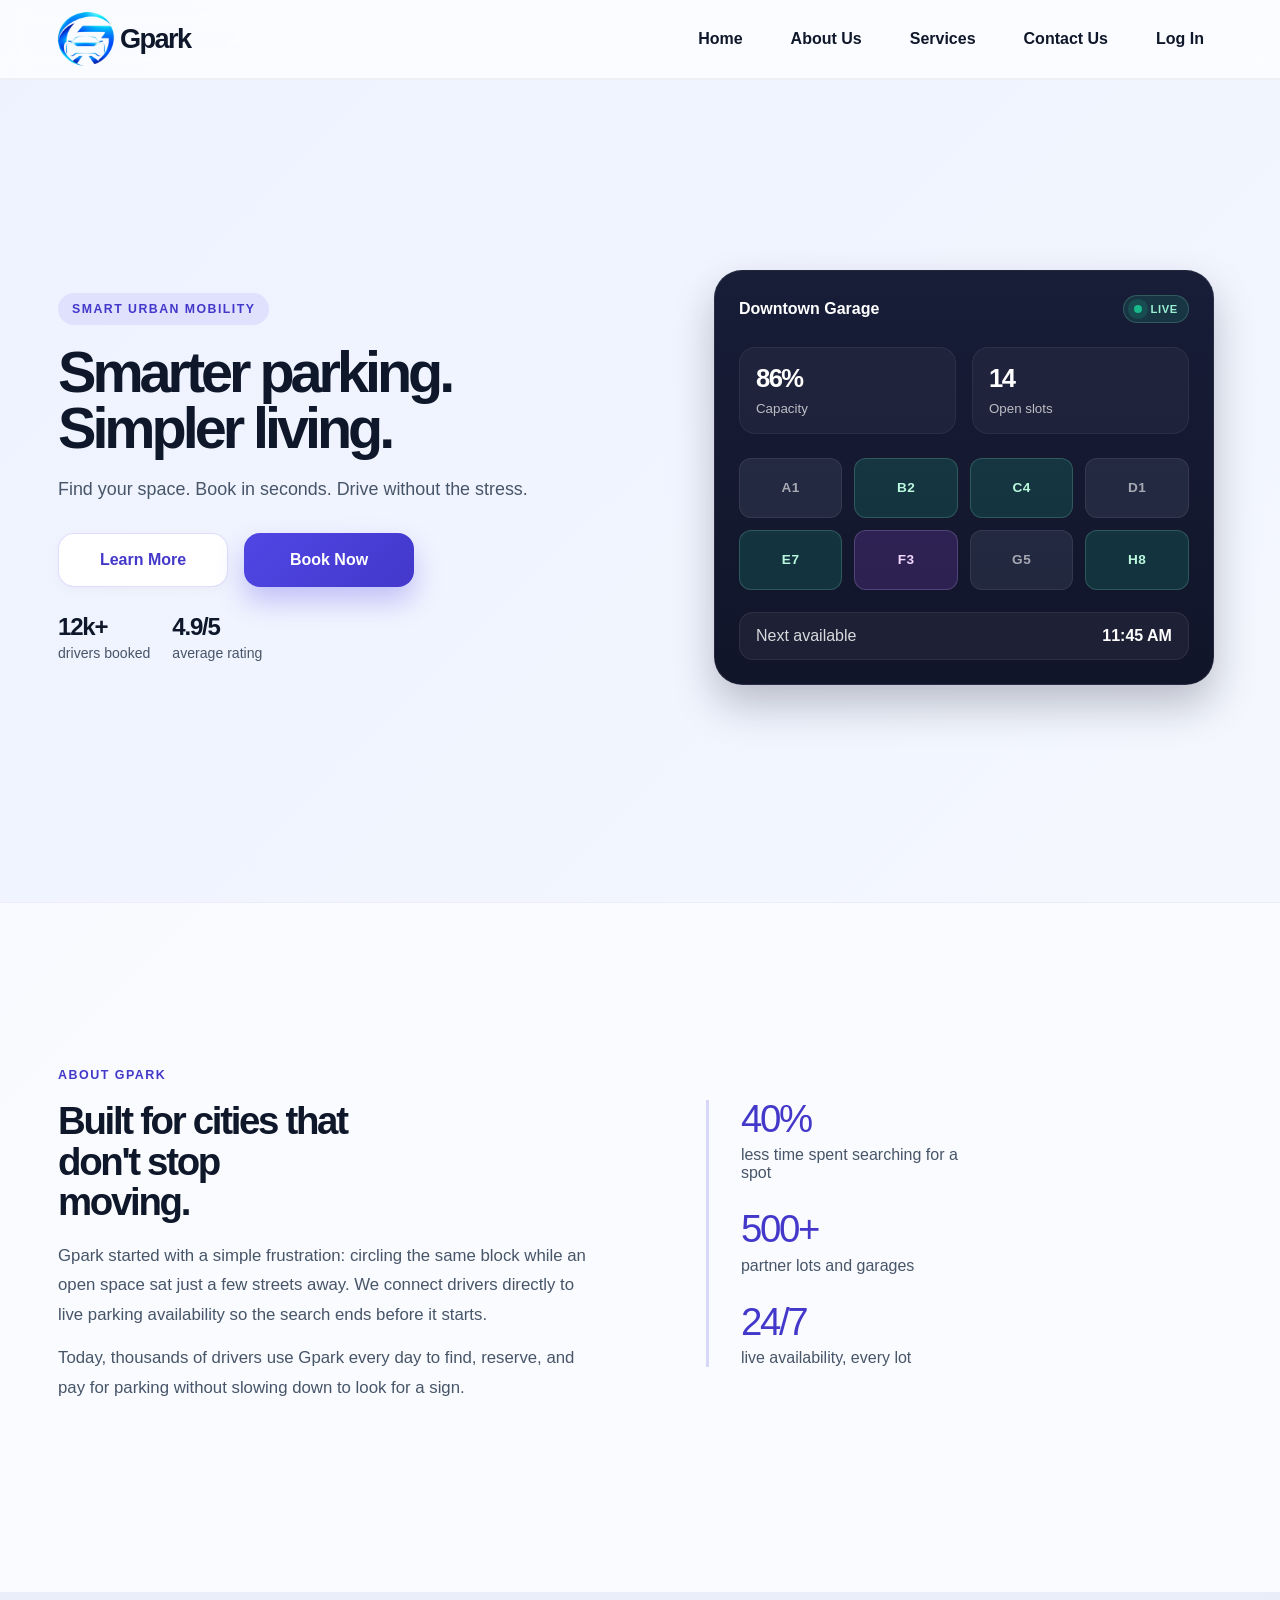
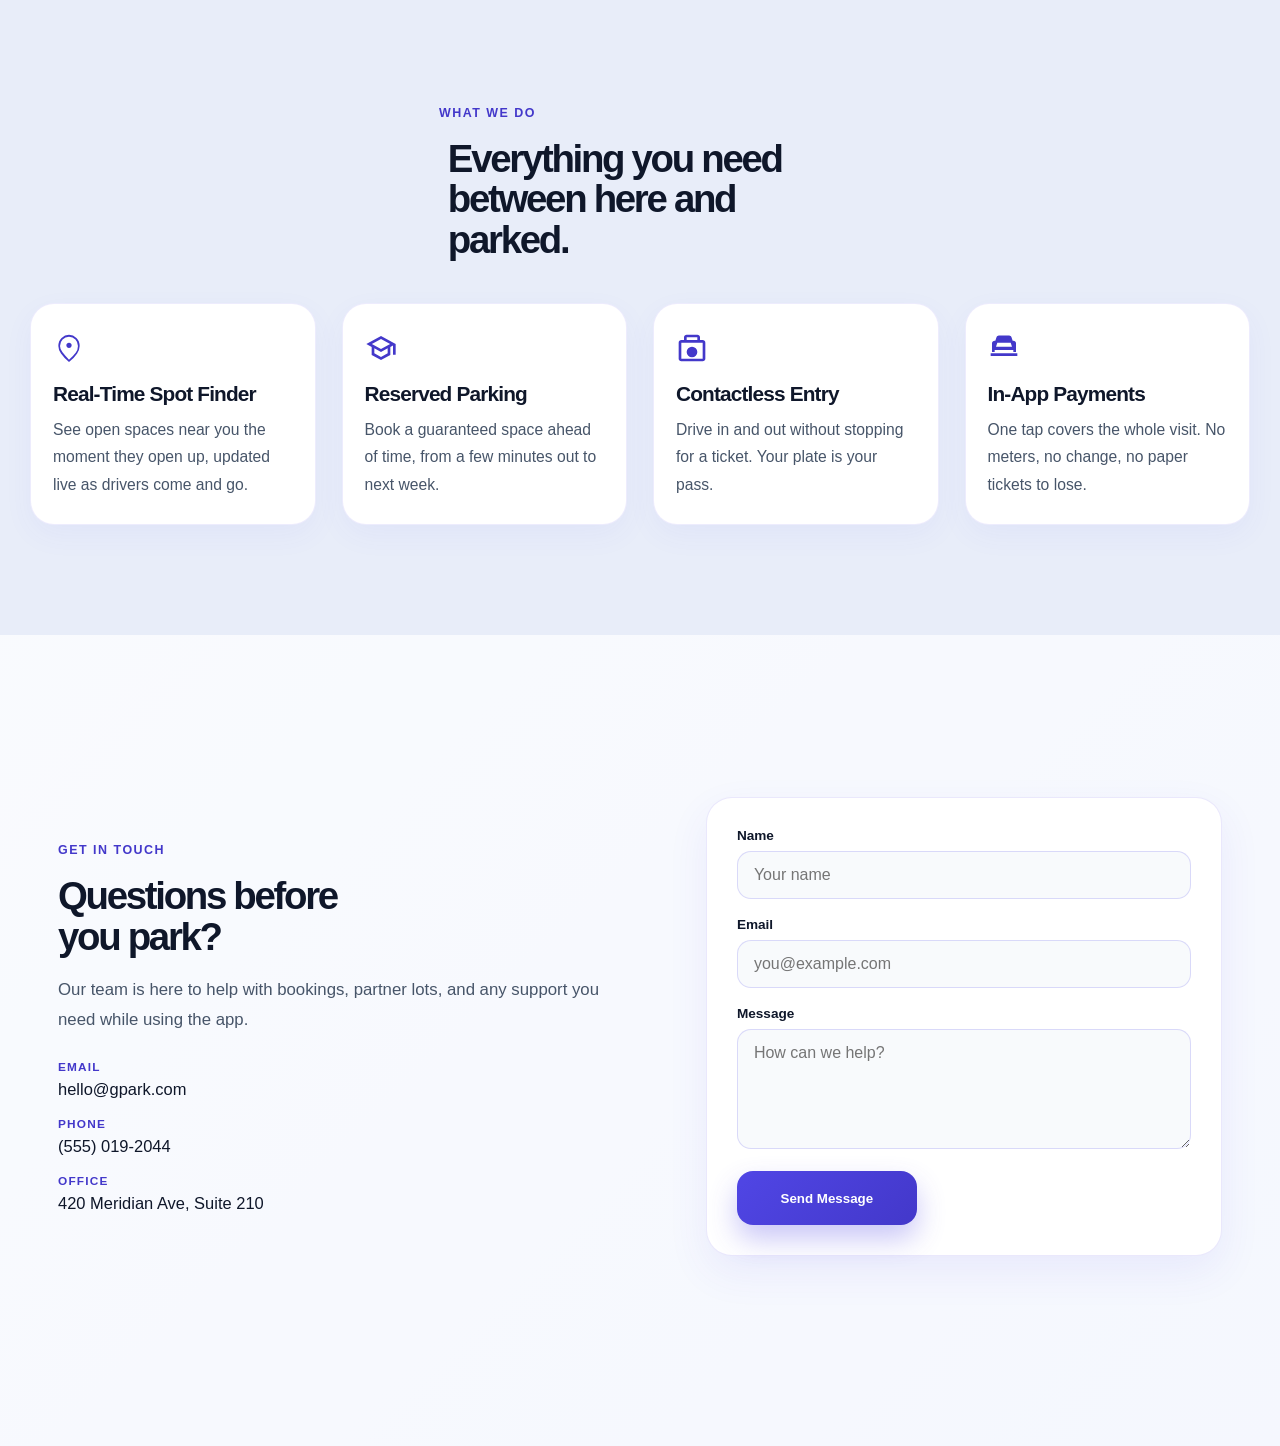
<file: index.html>
<!DOCTYPE html>
<html lang="en">
<head>
    <meta charset="UTF-8">
    <meta name="viewport" content="width=device-width, initial-scale=1.0">
    <title>GPark | Smarter Parking</title>
    <link rel="stylesheet" href="style.css">
    <link rel="icon" href="images/image.png">
</head>
<body>  
    <nav class="topbar">
        <ul class="nav-list">
            <li id="logo"><a href="#top"><img src="images/logo.png" alt="Logo" class="responsive-logo"><span class="logo-text">Gpark</span></a></li>
            <li class="a" id="showmobile"><a href="#top">Home</a></li>
            <li class="a" id="showmobile"><a href="#about">About Us</a></li>
            <li class="a" id="showmobile"><a href="#services">Services</a></li>
            <li class="a" id="showmobile"><a href="#contact">Contact Us</a></li>
            <li class="a" id="showmobile"><a href="login.html">Log In</a></li>
            <li class="a" id="menu-icon"><a href="#"><svg xmlns="http://www.w3.org/2000/svg" height="24px" viewBox="0 -960 960 960" width="24px" fill="currentColor"><path d="M120-240v-80h720v80H120Zm0-200v-80h720v80H120Zm0-200v-80h720v80H120Z"/></svg></a></li>
        </ul>
    </nav>

    <nav>
        <ul id="sidebar">
            <li id="close-icon"><a href="#"><svg xmlns="http://www.w3.org/2000/svg" height="24px" viewBox="0 -960 960 960" width="24px" fill="currentColor"><path d="m256-200-56-56 224-224-224-224 56-56 224 224 224-224 56 56-224 224 224 224-56 56-224-224-224 224Z"/></svg></a></li>
            <li class="a"><a href="#top">Home</a></li>
            <li class="a"><a href="#about">About</a></li>
            <li class="a"><a href="#services">Services</a></li>
            <li class="a"><a href="#contact">Contact</a></li>
            <li class="a"><a href="login.html">Log In</a></li>
        </ul>
    </nav>

    <header id="top" class="hero">
        <div class="hero-copy">
            <span class="eyebrow">Smart urban mobility</span>
            <h1>Smarter parking.<br>Simpler living.</h1>
            <p>Find your space. Book in seconds. Drive without the stress.</p>
            <div class="button-container">
                <a class="learn-button" href="#about">Learn More</a>
                <a class="book-button" href="login.html">Book Now</a>
            </div>
            <div class="mini-proof">
                <div>
                    <strong>12k+</strong>
                    <span>drivers booked</span>
                </div>
                <div>
                    <strong>4.9/5</strong>
                    <span>average rating</span>
                </div>
            </div>
        </div>

        <div class="hero-visual" aria-label="Parking availability dashboard">
            <div class="dashboard-card">
                <div class="card-header">
                    <span>Downtown Garage</span>
                    <span class="status-live">Live</span>
                </div>
                <div class="availability-row">
                    <div>
                        <strong>86%</strong>
                        <small>Capacity</small>
                    </div>
                    <div>
                        <strong>14</strong>
                        <small>Open slots</small>
                    </div>
                </div>
                <div class="slot-grid">
                    <span class="slot occupied">A1</span>
                    <span class="slot open">B2</span>
                    <span class="slot open">C4</span>
                    <span class="slot occupied">D1</span>
                    <span class="slot open">E7</span>
                    <span class="slot reserved">F3</span>
                    <span class="slot occupied">G5</span>
                    <span class="slot open">H8</span>
                </div>
                <div class="booking-pill">
                    <span>Next available</span>
                    <strong>11:45 AM</strong>
                </div>
            </div>
        </div>
    </header>

    <section id="about" class="about">
        <div class="about-container">
        <div class="about-copy">
            <p class="section-kicker">About Gpark</p>
            <h2>Built for cities that don't stop moving.</h2>
            <p>Gpark started with a simple frustration: circling the same block while an open space sat just a few streets away. We connect drivers directly to live parking availability so the search ends before it starts.</p>
            <p>Today, thousands of drivers use Gpark every day to find, reserve, and pay for parking without slowing down to look for a sign.</p>
        </div>
        <div class="about-stats">
            <div class="stat">
                <span class="stat-number">40%</span>
                <span class="stat-label">less time spent searching for a spot</span>
            </div>
            <div class="stat">
                <span class="stat-number">500+</span>
                <span class="stat-label">partner lots and garages</span>
            </div>
            <div class="stat">
                <span class="stat-number">24/7</span>
                <span class="stat-label">live availability, every lot</span>
            </div>
        </div>
        </div>
    </section>

    <section id="services" class="services">
        <p class="section-kicker">What we do</p>
        <h2>Everything you need between here and parked.</h2>
        <div class="service-grid">
            <div class="service-card">
                <svg xmlns="http://www.w3.org/2000/svg" height="32px" viewBox="0 -960 960 960" width="32px" fill="currentColor"><path d="M480-480q33 0 56.5-23.5T560-560q0-33-23.5-56.5T480-640q-33 0-56.5 23.5T400-560q0 33 23.5 56.5T480-480Zm0 351q131-113 200-207.5T749-540q0-119-76.5-197.5T480-816q-116 0-192.5 78.5T211-540q0 88 69 182.5T480-129Zm0 71Q319-192 239.5-311.5T160-540q0-150 96.5-243T480-876q127 0 223.5 93T800-540q0 110-79.5 229.5T480-58Z"/></svg>
                <h3>Real-Time Spot Finder</h3>
                <p>See open spaces near you the moment they open up, updated live as drivers come and go.</p>
            </div>
            <div class="service-card">
                <svg xmlns="http://www.w3.org/2000/svg" height="32px" viewBox="0 -960 960 960" width="32px" fill="currentColor"><path d="M480-120 200-272v-240L40-600l440-240 440 240v320h-80v-276l-80 44v240L480-120Zm0-332 274-148-274-148-274 148 274 148Zm0 241 200-108v-151L480-360 280-470v151l200 108Z"/></svg>
                <h3>Reserved Parking</h3>
                <p>Book a guaranteed space ahead of time, from a few minutes out to next week.</p>
            </div>
            <div class="service-card">
                <svg xmlns="http://www.w3.org/2000/svg" height="32px" viewBox="0 -960 960 960" width="32px" fill="currentColor"><path d="M160-80q-33 0-56.5-23.5T80-160v-480q0-33 23.5-56.5T160-720h80v-80q0-33 23.5-56.5T320-880h320q33 0 56.5 23.5T720-800v80h80q33 0 56.5 23.5T880-640v480q0 33-23.5 56.5T800-80H160Zm160-640h320v-80H320v80ZM160-160h640v-480H160v480Zm320-40q66 0 113-47t47-113q0-66-47-113t-113-47q-66 0-113 47t-47 113q0 66 47 113t113 47Z"/></svg>
                <h3>Contactless Entry</h3>
                <p>Drive in and out without stopping for a ticket. Your plate is your pass.</p>
            </div>
            <div class="service-card">
                <svg xmlns="http://www.w3.org/2000/svg" height="32px" viewBox="0 -960 960 960" width="32px" fill="currentColor"><path d="M80-240v-80h800v80H80Zm40-120v-260q0-33 23.5-56.5T200-700h20l35-105q8-23 27.5-36t42.5-13h310q23 0 42.5 13t27.5 36l35 105h20q33 0 56.5 23.5T840-620v260H760v-60H200v60H120Zm120-160h480l-40-120H280l-40 120Zm-40 60v100-100Zm560 0v100-100Z"/></svg>
                <h3>In-App Payments</h3>
                <p>One tap covers the whole visit. No meters, no change, no paper tickets to lose.</p>
            </div>
        </div>
    </section>

    <section id="contact" class="contact">
        <div class ="contact-container">
        <div class="contact-info">
            <p class="section-kicker">Get in touch</p>
            <h2>Questions before you park?</h2>
            <p>Our team is here to help with bookings, partner lots, and any support you need while using the app.</p>
            <ul class="contact-details">
                <li><strong>Email</strong><span>hello@gpark.com</span></li>
                <li><strong>Phone</strong><span>(555) 019-2044</span></li>
                <li><strong>Office</strong><span>420 Meridian Ave, Suite 210</span></li>
            </ul>
        </div>

        <form class="contact-form" id="contact-form">
            <label for="name">Name</label>
            <input type="text" id="name" name="name" placeholder="Your name" required>
            <label for="email">Email</label>
            <input type="email" id="email" name="email" placeholder="you@example.com" required>
            <label for="message">Message</label>
            <textarea id="message" name="message" rows="5" placeholder="How can we help?" required></textarea>
            <button type="submit" class="book-button">Send Message</button>
        </form>
        </div>
    </section>

    <script src="index.js"></script>
</body>
</html>
</file>
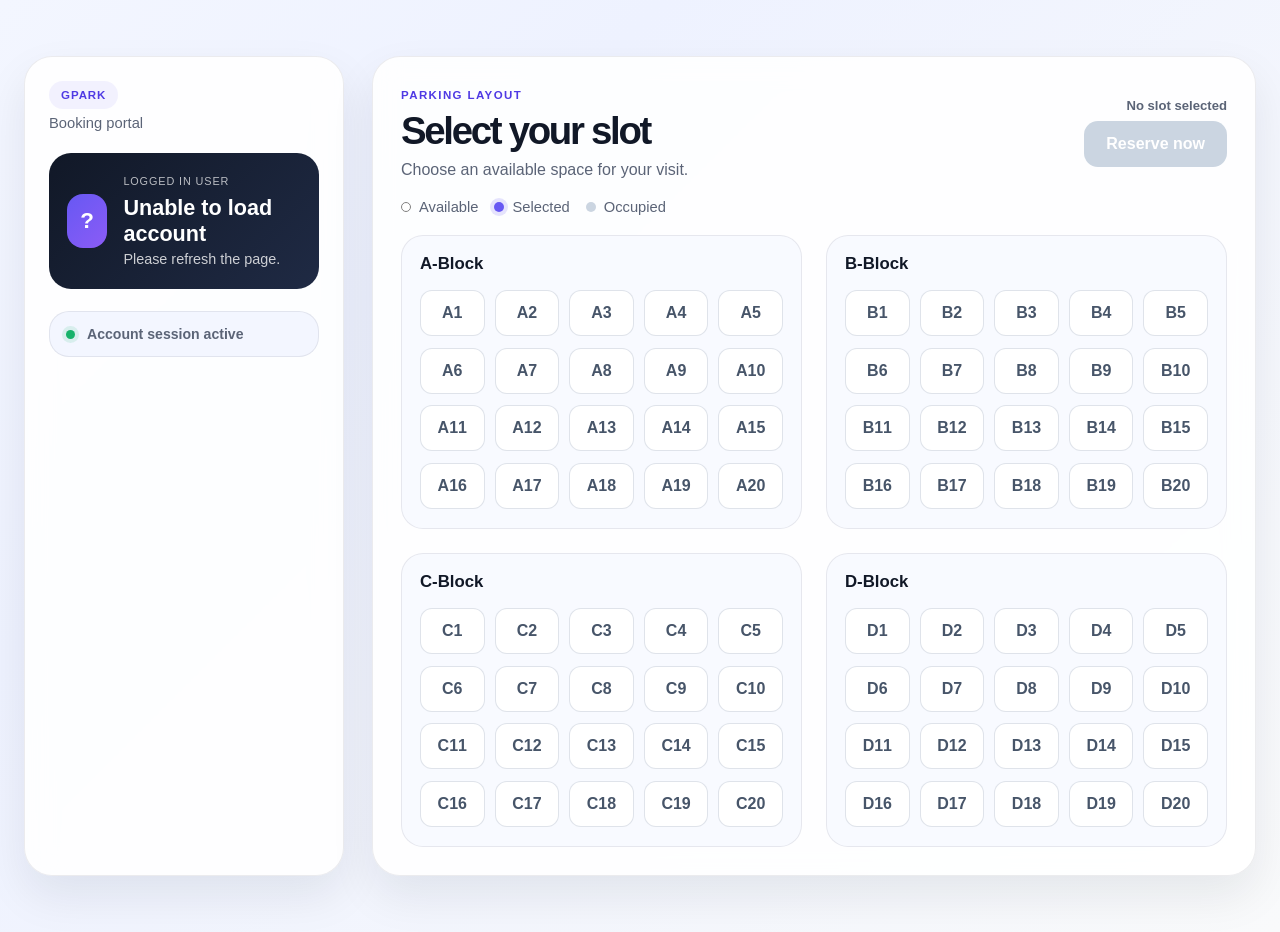
<file: book.html>
<!DOCTYPE html>
<html lang="en">
<head>
    <meta charset="UTF-8">
    <meta name="viewport" content="width=device-width, initial-scale=1.0">
    <title>Book a Spot | GPark</title>
    <link rel="stylesheet" href="style2.css">
    <link rel="icon" href="images/image.png">
</head>
<body>
    <div class="page-shell">
        <aside class="profile-panel">
            <div class="brand-block">
                <span class="brand-pill">GPark</span>
                <p>Booking portal</p>
            </div>

            <div class="user-card">
                <div class="avatar" id="userAvatar">?</div>
                <div>
                    <span class="label">Logged in user</span>
                    <h2 id="userName">Loading...</h2>
                    <p id="userEmail">Loading...</p>
                </div>
            </div>

            <div class="account-status">
                <span class="status-dot"></span>
                <span>Account session active</span>
            </div>
        </aside>

        <main class="booking-panel">
            <header class="booking-header">
                <div>
                    <span class="eyebrow">Parking layout</span>
                    <h1>Select your slot</h1>
                    <p class="header-help">Choose an available space for your visit.</p>
                </div>
                <div class="booking-action">
                    <span id="selectionStatus" class="selection-status">No slot selected</span>
                    <button id="reserveButton" class="primary-btn" type="button" disabled>Reserve now</button>
                </div>
            </header>

            <div class="legend">
                <span><i class="dot open"></i> Available</span>
                <span><i class="dot selected-legend"></i> Selected</span>
                <span><i class="dot busy"></i> Occupied</span>
            </div>

            <div class="parking-layout">
                <div class="block-container">
                    <label class="block-label">A-Block</label>
                    <div class="a-block">
                        <button value="A1">A1</button>
                        <button value="A2">A2</button>
                        <button value="A3">A3</button>
                        <button value="A4">A4</button>
                        <button value="A5">A5</button>
                        <button value="A6">A6</button>
                        <button value="A7">A7</button>
                        <button value="A8">A8</button>
                        <button value="A9">A9</button>
                        <button value="A10">A10</button>
                        <button value="A11">A11</button>
                        <button value="A12">A12</button>
                        <button value="A13">A13</button>
                        <button value="A14">A14</button>
                        <button value="A15">A15</button>
                        <button value="A16">A16</button>
                        <button value="A17">A17</button>
                        <button value="A18">A18</button>
                        <button value="A19">A19</button>
                        <button value="A20">A20</button>
                    </div>
                </div>

                <div class="block-container">
                    <label class="block-label">B-Block</label>
                    <div class="b-block">
                        <button value="B1">B1</button>
                        <button value="B2">B2</button>
                        <button value="B3">B3</button>
                        <button value="B4">B4</button>
                        <button value="B5">B5</button>
                        <button value="B6">B6</button>
                        <button value="B7">B7</button>
                        <button value="B8">B8</button>
                        <button value="B9">B9</button>
                        <button value="B10">B10</button>
                        <button value="B11">B11</button>
                        <button value="B12">B12</button>
                        <button value="B13">B13</button>
                        <button value="B14">B14</button>
                        <button value="B15">B15</button>
                        <button value="B16">B16</button>
                        <button value="B17">B17</button>
                        <button value="B18">B18</button>
                        <button value="B19">B19</button>
                        <button value="B20">B20</button>
                    </div>
                </div>

                <div class="block-container">
                    <label class="block-label">C-Block</label>
                    <div class="c-block">
                        <button value="C1">C1</button>
                        <button value="C2">C2</button>
                        <button value="C3">C3</button>
                        <button value="C4">C4</button>
                        <button value="C5">C5</button>
                        <button value="C6">C6</button>
                        <button value="C7">C7</button>
                        <button value="C8">C8</button>
                        <button value="C9">C9</button>
                        <button value="C10">C10</button>
                        <button value="C11">C11</button>
                        <button value="C12">C12</button>
                        <button value="C13">C13</button>
                        <button value="C14">C14</button>
                        <button value="C15">C15</button>
                        <button value="C16">C16</button>
                        <button value="C17">C17</button>
                        <button value="C18">C18</button>
                        <button value="C19">C19</button>
                        <button value="C20">C20</button>
                    </div>
                </div>

                <div class="block-container">
                    <label class="block-label">D-Block</label>
                    <div class="d-block">
                        <button value="D1">D1</button>
                        <button value="D2">D2</button>
                        <button value="D3">D3</button>
                        <button value="D4">D4</button>
                        <button value="D5">D5</button>
                        <button value="D6">D6</button>
                        <button value="D7">D7</button>
                        <button value="D8">D8</button>
                        <button value="D9">D9</button>
                        <button value="D10">D10</button>
                        <button value="D11">D11</button>
                        <button value="D12">D12</button>
                        <button value="D13">D13</button>
                        <button value="D14">D14</button>
                        <button value="D15">D15</button>
                        <button value="D16">D16</button>
                        <button value="D17">D17</button>
                        <button value="D18">D18</button>
                        <button value="D19">D19</button>
                        <button value="D20">D20</button>
                    </div>
                </div>
            </div>
        </main>
    </div>
    <div class="modal-container" id="bookingModal" role="dialog" aria-modal="true" aria-labelledby="modal-header" aria-hidden="true">
        <div class="modal">
            <div class="modal-heading">
                <div>
                    <span class="eyebrow">Almost there</span>
                    <h2 id="modal-header">Complete your booking</h2>
                    <p>Tell us a little about your vehicle to reserve this space.</p>
                </div>
                <button class="close-modal" id="closeModal" type="button" aria-label="Close booking details">&times;</button>
            </div>
            <div class="form-field">
                <label for="vehicleNumber">Vehicle number</label>
                <input id="vehicleNumber" type="text" placeholder="e.g. KA 01 AB 1234">
            </div>
            <div class="radio-group">
                <span class="field-label">Vehicle type</span>
                <label class="radio-option">
                <input type="radio" name="vehicleType" value="two-wheeler" checked>
                <span>Two-wheeler</span>
                </label>
                <label class="radio-option">
                <input type="radio" name="vehicleType" value="four-wheeler">
                <span>Four-wheeler</span>
                </label>
            </div>
            <div class="form-field">
                <label for="vehicleModel">Vehicle model</label>
                <input id="vehicleModel" type="text" placeholder="e.g. Honda City">
            </div>
            <div class="form-field">
                <label for="duration">Parking duration</label>
                <select name="duration" id="duration">
                <option value="1">One Hour</option>
                <option value="2">Two Hours</option>
                <option value="3">Three Hours</option>
                </select>
            </div>
            <div class="modal-actions">
                <button class="modal-btn secondary-btn" id="cancelBooking" type="button">Cancel</button>
                <button class="modal-btn primary-modal-btn" id="book-button" type="button">Book Now</button>
            </div>
        </div>
    </div>
    <script>
        const userName = document.getElementById('userName');
        const userEmail = document.getElementById('userEmail');
        const userAvatar = document.getElementById('userAvatar');
        const selectionStatus = document.getElementById('selectionStatus');
        const reserveButton = document.getElementById('reserveButton');
        const bookingModal = document.getElementById('bookingModal');
        const closeModalButton = document.getElementById('closeModal');
        const cancelBookingButton = document.getElementById('cancelBooking');
        const bookButton = document.getElementById('book-button');

        async function fetchCurrentUser() {
            const apiUrls = [
                'http://localhost/g_park/current-user.php'
            ];

            for (let index = 0; index < apiUrls.length; index += 1) {
                try {
                    const response = await fetch(apiUrls[index], {
                        credentials: 'include'
                    });

                    if (response.ok) {
                        return (await response.json()).user;
                    }

                    if (response.status === 401) {
                        break;
                    }
                } catch (error) {
                    if (index === apiUrls.length - 1) {
                        throw error;
                    }
                }
            }

            const storedUser = localStorage.getItem('gparkUser');
            return storedUser ? JSON.parse(storedUser) : null;
        }

        fetchCurrentUser().then((user) => {
            if (!user) {
                userName.textContent = 'Session expired';
                userEmail.textContent = 'Please log in again.';
                reserveButton.disabled = true;
                return;
            }

            userName.textContent = user.name;
            userEmail.textContent = user.email;
            userAvatar.textContent = user.name.trim().charAt(0).toUpperCase();
        }).catch(() => {
            userName.textContent = 'Unable to load account';
            userEmail.textContent = 'Please refresh the page.';
        });

        const selectedSlots = document.querySelectorAll('.block-container button');

        async function loadOccupiedSlots() {
            const apiUrls = ['http://localhost/g_park/get_booking.php'];

            for (const apiUrl of apiUrls) {
                try {
                    const response = await fetch(`${apiUrl}?_=${Date.now()}`, {
                        credentials: 'include',
                        cache: 'no-store'
                    });
                    const result = await response.json();

                    if (!response.ok || !result.success || !Array.isArray(result.occupied_slots)) {
                        throw new Error(result.message || 'Unable to load occupied slots.');
                    }

                    const occupiedSlots = new Set(result.occupied_slots.map((booking) => {
                        const slot = typeof booking === 'object' ? booking.slot : booking;
                        return String(slot || '').trim().toUpperCase();
                    }));
                    selectedSlots.forEach((button) => {
                        const isOccupied = occupiedSlots.has(button.value.trim().toUpperCase());
                        button.disabled = isOccupied;
                        button.classList.toggle('occupied', isOccupied);
                        if (isOccupied) {
                            button.classList.remove('selected');
                            button.setAttribute('aria-label', `${button.value} occupied`);
                        } else {
                            button.removeAttribute('aria-label');
                        }
                    });

                    const selectedSlot = document.querySelector('.block-container button.selected');
                    selectionStatus.textContent = selectedSlot
                        ? `${selectedSlot.value} selected`
                        : 'No slot selected';
                    reserveButton.disabled = !selectedSlot;
                    return true;
                } catch (error) {
                    if (apiUrl === apiUrls[apiUrls.length - 1]) {
                        console.error('Unable to load occupied slots:', error);
                        alert('Unable to load occupied parking slots. Please refresh and try again.');
                    }
                }
            }

            return false;
        }

        loadOccupiedSlots();

        selectedSlots.forEach((button) => {
            button.addEventListener('click', () => {
                const isSelected = button.classList.contains('selected');
                selectedSlots.forEach((slot) => slot.classList.remove('selected'));
                if (!isSelected) {
                    button.classList.add('selected');
                }

                const selectedSlot = document.querySelector('.block-container button.selected');
                selectionStatus.textContent = selectedSlot
                    ? `${selectedSlot.value} selected`
                    : 'No slot selected';
                reserveButton.disabled = !selectedSlot;
            });
        });

        function openBookingModal() {
            bookingModal.style.display = 'flex';
            bookingModal.setAttribute('aria-hidden', 'false');
            document.body.classList.add('modal-open');
            document.getElementById('vehicleNumber').focus();
        }

        function closeBookingModal() {
            bookingModal.style.display = 'none';
            bookingModal.setAttribute('aria-hidden', 'true');
            document.body.classList.remove('modal-open');
            reserveButton.focus();
        }

        reserveButton.addEventListener('click', openBookingModal);
        closeModalButton.addEventListener('click', closeBookingModal);
        cancelBookingButton.addEventListener('click', closeBookingModal);
        bookButton.addEventListener('click', async () => {
            const selectedSlot = document.querySelector('.block-container button.selected');
            const vehicleNumber = document.getElementById('vehicleNumber').value.trim();
            const vehicleModel = document.getElementById('vehicleModel').value.trim();
            const vehicleType = document.querySelector('input[name="vehicleType"]:checked')?.value;
            const duration = document.getElementById('duration').value;

            if (!selectedSlot || !vehicleNumber || !vehicleModel || !vehicleType) {
                alert('Please complete all booking details.');
                return;
            }

            bookButton.disabled = true;
            const bookingId = `GP${crypto.randomUUID().replaceAll('-', '').slice(0, 8).toUpperCase()}`;

            try {
                const response = await fetch('http://localhost/g_park/add_booking.php', {
                    method: 'POST',
                    credentials: 'include',
                    headers: {
                        'Content-Type': 'application/json'
                    },
                    body: JSON.stringify({
                        booking_id: bookingId,
                        slot: selectedSlot.value,
                        vehicle_type: vehicleType === 'two-wheeler' ? 0 : 1,
                        vehicle_model: vehicleModel,
                        duration: Number.parseInt(duration, 10)
                    })
                });

                const responseText = await response.text();
                let result;
                try {
                    result = JSON.parse(responseText);
                } catch {
                    throw new Error(`Booking API returned HTTP ${response.status}.`);
                }
                if (!response.ok || !result.success) {
                    throw new Error(result.message || 'Unable to create the booking.');
                }

                localStorage.setItem('gparkLatestBooking', JSON.stringify({
                    ...result.booking,
                    vehicle_number: vehicleNumber,
                    booked_at: new Date().toISOString()
                }));
                const ticketParams = new URLSearchParams({
                    booking_id: result.booking.booking_id,
                    slot: result.booking.slot,
                    vehicle_number: vehicleNumber,
                    vehicle_type: String(result.booking.vehicle_type),
                    vehicle_model: result.booking.vehicle_model,
                    duration: String(result.booking.duration),
                    booked_by: result.booking.booked_by
                });
                window.location.href = `ticket.html?${ticketParams.toString()}`;
            } catch (error) {
                alert(error.message);
                bookButton.disabled = false;
            }
        });
        bookingModal.addEventListener('click', (event) => {
            if (event.target === bookingModal) {
                closeBookingModal();
            }
        });
        document.addEventListener('keydown', (event) => {
            if (event.key === 'Escape' && bookingModal.getAttribute('aria-hidden') === 'false') {
                closeBookingModal();
            }
        });
    </script>
</body>
</html>
</file>
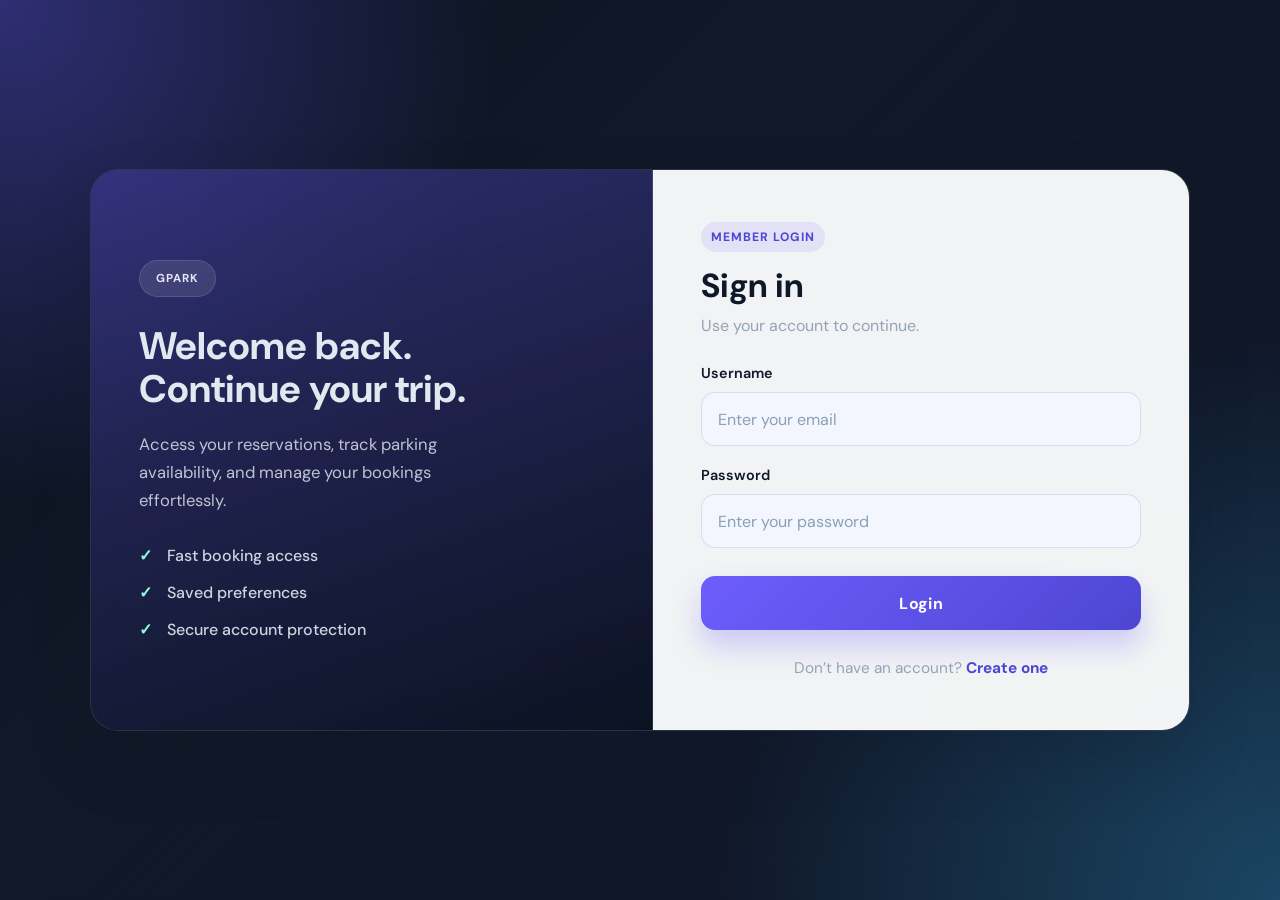
<file: login.html>
<!DOCTYPE html>
<html lang="en">
<head>
    <meta charset="UTF-8">
    <meta name="viewport" content="width=device-width, initial-scale=1.0">
    <title>Log In | GPark</title>
    <link rel="icon" href="images/image.png">
    <link rel="stylesheet" href="style1.css">
</head>
<body>
    <main class="auth-shell">
        <section class="auth-panel brand-panel">
            <div class="brand-mark">GPark</div>
            <h1>Welcome back.<br>Continue your trip.</h1>
            <p>
                Access your reservations, track parking availability, and manage your bookings effortlessly.
            </p>

            <ul class="feature-list">
                <li>Fast booking access</li>
                <li>Saved preferences</li>
                <li>Secure account protection</li>
            </ul>
        </section>

        <section class="auth-panel form-panel">
            <div class="form-header">
                <span class="eyebrow">Member login</span>
                <h2>Sign in</h2>
                <p>Use your account to continue.</p>
            </div>

            <form id="loginForm" class="auth-form">
                <div class="input-group">
                    <label for="username">Username</label>
                    <input type="email" id="username" name="email" placeholder="Enter your email" required>
                </div>

                <div class="input-group">
                    <label for="login-password">Password</label>
                    <div class="password-field">
                        <input type="password" id="login-password" name="password" placeholder="Enter your password" aria-describedby="password-error">
                        <button type="button" class="password-toggle" aria-label="Show password" aria-pressed="false" hidden>
                            <span class="eye-icon" aria-hidden="true"></span>
                        </button>
                    </div>
                    <p class="field-error" id="password-error" role="alert" aria-live="polite"></p>
                </div>

                <button type="submit">Login</button>

                <div id="loginMessage" class="login-snackbar" role="alert" aria-live="polite" aria-hidden="true"></div>

                <p class="switch-text">
                    Don’t have an account?
                    <a href="SignUp.html">Create one</a>
                </p>
            </form>
        </section>
    </main>

    <script>
        const loginForm = document.getElementById('loginForm');
        const passwordInput = document.querySelector('#login-password');
        const passwordError = document.querySelector('#password-error');
        const loginMessage = document.getElementById('loginMessage');

        document.querySelectorAll('.password-field').forEach((field) => {
            const input = field.querySelector('input');
            const toggle = field.querySelector('.password-toggle');

            const updateToggleVisibility = () => {
                const hasPassword = input.value.length > 0;
                toggle.hidden = !hasPassword;

                if (!hasPassword && input.type === 'text') {
                    input.type = 'password';
                    toggle.setAttribute('aria-label', 'Show password');
                    toggle.setAttribute('aria-pressed', 'false');
                }
            };

            input.addEventListener('input', updateToggleVisibility);
            updateToggleVisibility();

            toggle.addEventListener('click', () => {
                const isVisible = input.type === 'text';
                input.type = isVisible ? 'password' : 'text';
                toggle.setAttribute('aria-label', isVisible ? 'Show password' : 'Hide password');
                toggle.setAttribute('aria-pressed', String(!isVisible));
            });
        });

        function validatePassword() {
            const password = passwordInput.value;
            let message = '';

            if (password.length < 5) {
                message = 'Use at least 5 characters.';
            } else if (!/[^\p{L}\p{N}\s]/u.test(password)) {
                message = 'Include at least 1 special character.';
            }

            passwordError.textContent = message;
            passwordError.hidden = !message;
            passwordInput.classList.toggle('input-error', Boolean(message));

            return !message;
        }

        function showLoginError(message) {
            loginMessage.textContent = message;
            loginMessage.classList.remove('is-success');
            loginMessage.classList.add('is-visible');
            loginMessage.setAttribute('aria-hidden', 'false');
        }

        function showLoginSuccess(message) {
            loginMessage.textContent = message;
            loginMessage.classList.add('is-success', 'is-visible');
            loginMessage.setAttribute('aria-hidden', 'false');
        }

        async function fetchLoginApi(options) {
            return fetch('http://localhost/g_park/login.php', options);
        }

        loginForm.addEventListener('submit', async (event) => {
            event.preventDefault();

            // Perform client-side validation first
            if (!validatePassword()) {
                passwordInput.focus();
                return;
            }

            // Reset snackbar state
            loginMessage.textContent = '';
            loginMessage.classList.remove('is-visible');
            loginMessage.setAttribute('aria-hidden', 'true');

            const formData = new FormData(loginForm);

            try {
                const response = await fetchLoginApi({
                    method: 'POST',
                    credentials: 'include',
                    headers: { 'Content-Type': 'application/json' },
                    body: JSON.stringify({
                        email: formData.get('email'),
                        password: formData.get('password')
                    })
                });
                const result = await response.json();

                if (!response.ok || !result.success) {
                    throw new Error(result.message || 'Login failed.');
                }

                localStorage.setItem('gparkUser', JSON.stringify(result.user));
                showLoginSuccess('Login successful. Opening your bookings...');
                setTimeout(() => {
                    window.location.href = 'book.html';
                }, 500);
            } catch (error) {
                showLoginError(error.message || 'Unable to connect to the server.');
            }
        });
    </script>
</body>
</html>
</file>
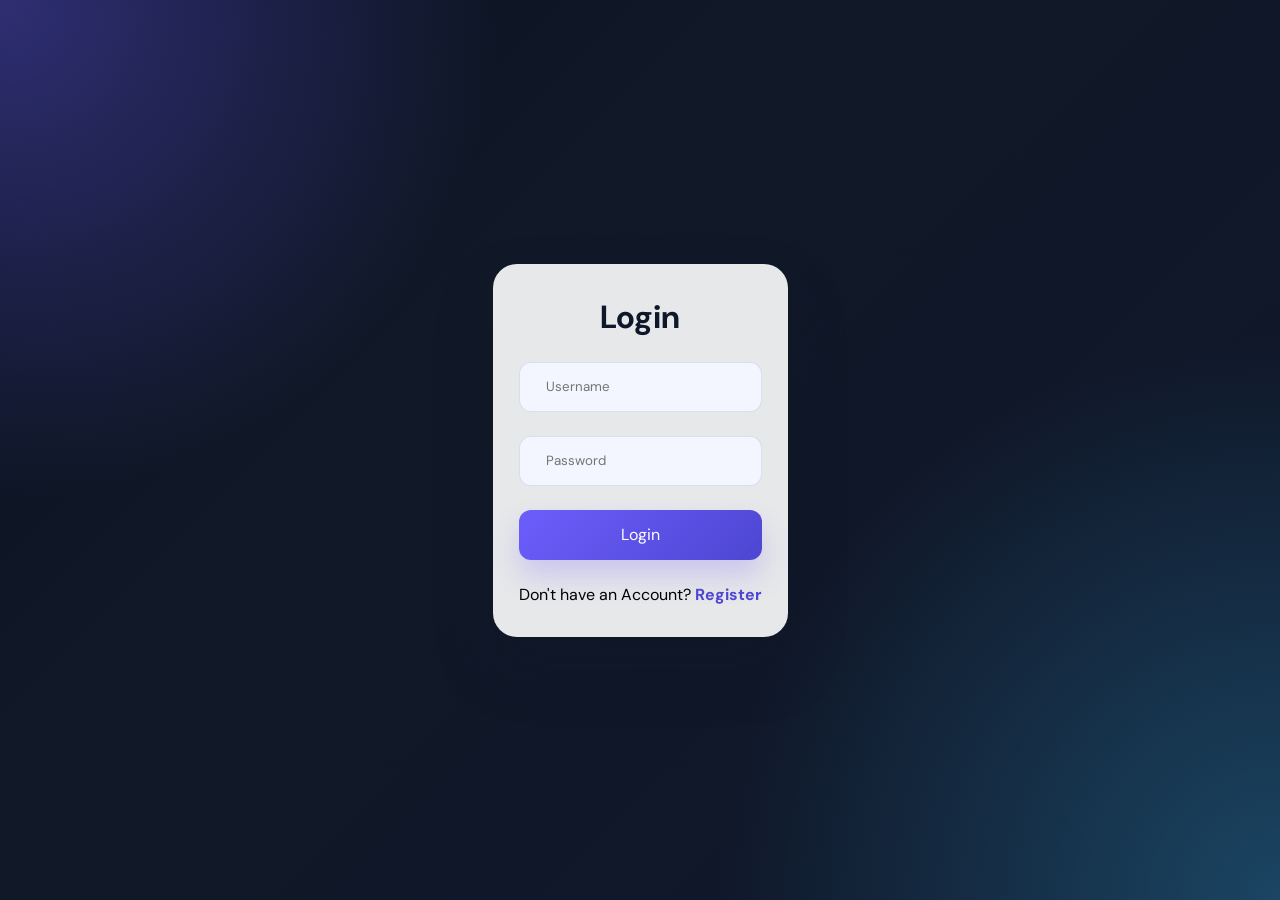
<file: signin.html>
<!DOCTYPE html>
<html lang="en">
<head>
    <meta charset="UTF-8">
    <meta name="viewport" content="width=device-width, initial-scale=1.0">
    <title>Log In</title>
    <link rel="icon" href="images/image.png">
    <link rel="stylesheet" href="style1.css">
</head>
<body>
    <main>
        <form action="">
        <div class="form-container">
                <label id="login-header">Login</label>
                <input type="text" placeholder="   Username">
                <input type="password" placeholder="   Password">
                <button>Login</button>
                <label>Don't have an Account? <a href="register.html">Register</a></label>
            
        </div>
        </form>
    </main>
</body>
</html>
</file>
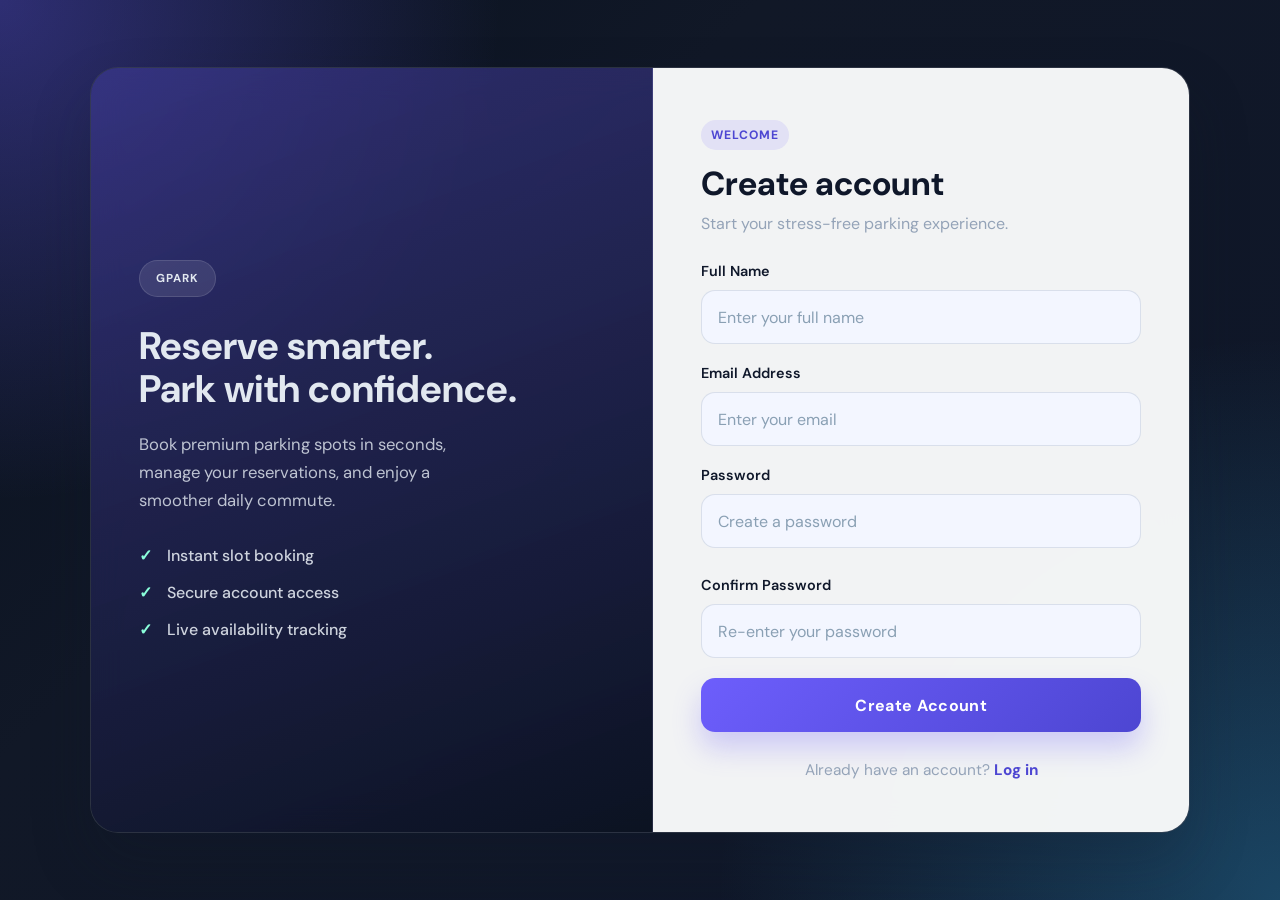
<file: SignUp.html>
<!DOCTYPE html>
<html lang="en">

<head>
    <meta charset="UTF-8">
    <meta name="viewport" content="width=device-width, initial-scale=1.0">
    <title>Register | GPark</title>
    <link rel="icon" href="images/image.png">
    <link rel="stylesheet" href="style1.css">
</head>

<body>
    <main class="auth-shell">
        <section class="auth-panel brand-panel">
            <div class="brand-mark">GPark</div>
            <h1>Reserve smarter.<br>Park with confidence.</h1>
            <p>
                Book premium parking spots in seconds, manage your reservations,
                and enjoy a smoother daily commute.
            </p>

            <ul class="feature-list">
                <li>Instant slot booking</li>
                <li>Secure account access</li>
                <li>Live availability tracking</li>
            </ul>
        </section>

        <section class="auth-panel form-panel">
            <div class="form-header">
                <span class="eyebrow">Welcome</span>
                <h2>Create account</h2>
                <p>Start your stress-free parking experience.</p>
            </div>

            <form id="signupForm" class="auth-form">
                <div class="input-group">
                    <label for="name">Full Name</label>
                    <input type="text" id="name" name="name" placeholder="Enter your full name" required>
                </div>

                <div class="input-group">
                    <label for="email">Email Address</label>
                    <input type="email" id="email" name="email" placeholder="Enter your email" required>
                </div>

                <div class="input-group">
                    <label for="password">Password</label>
                    <div class="password-field">
                        <input type="password" id="password" name="password" placeholder="Create a password" aria-describedby="password-error" required>
                        <button type="button" class="password-toggle" aria-label="Show password" aria-pressed="false" hidden>
                            <span class="eye-icon" aria-hidden="true"></span>
                        </button>
                    </div>
                    <p class="field-error" id="password-error" role="alert" aria-live="polite"></p>
                </div>

                <div class="input-group">
                    <label for="confirm_password">Confirm Password</label>
                    <div class="password-field">
                        <input type="password" id="confirm_password" name="confirm_password" placeholder="Re-enter your password" required>
                        <button type="button" class="password-toggle" aria-label="Show password" aria-pressed="false" hidden>
                            <span class="eye-icon" aria-hidden="true"></span>
                        </button>
                    </div>
                </div>

                <button type="submit">Create Account</button>

                <div id="signupMessage" class="login-snackbar" role="alert" aria-live="polite" aria-hidden="true"></div>

                <p class="switch-text">
                    Already have an account?
                    <a href="login.html">Log in</a>
                </p>
            </form>
        </section>
    </main>

    <script>
        const signupForm = document.getElementById('signupForm');
        const passwordInput = document.querySelector('#password');
        const confirmPasswordInput = document.querySelector('#confirm_password');
        const passwordError = document.querySelector('#password-error');
        const signupMessage = document.getElementById('signupMessage');

        document.querySelectorAll('.password-field').forEach((field) => {
            const input = field.querySelector('input');
            const toggle = field.querySelector('.password-toggle');

            const updateToggleVisibility = () => {
                const hasPassword = input.value.length > 0;
                toggle.hidden = !hasPassword;

                if (!hasPassword && input.type === 'text') {
                    input.type = 'password';
                    toggle.setAttribute('aria-label', 'Show password');
                    toggle.setAttribute('aria-pressed', 'false');
                }
            };

            input.addEventListener('input', updateToggleVisibility);
            updateToggleVisibility();

            toggle.addEventListener('click', () => {
                const isVisible = input.type === 'text';
                input.type = isVisible ? 'password' : 'text';
                toggle.setAttribute('aria-label', isVisible ? 'Show password' : 'Hide password');
                toggle.setAttribute('aria-pressed', String(!isVisible));
            });
        });

        function validatePassword() {
            const password = passwordInput.value;
            const confirmPassword = confirmPasswordInput.value;
            let message = '';

            if (password.length < 5) {
                message = 'Use at least 5 characters.';
            } else if (!/[^\p{L}\p{N}\s]/u.test(password)) {
                message = 'Include at least 1 special character.';
            } else if (confirmPassword && password !== confirmPassword) {
                message = 'Passwords do not match.';
            }

            passwordError.textContent = message;
            passwordError.hidden = !message;
            passwordInput.classList.toggle('input-error', Boolean(message));

            return !message;
        }

        function showSignupError(message) {
            signupMessage.textContent = message;
            signupMessage.classList.remove('is-success');
            signupMessage.classList.add('is-visible');
            signupMessage.setAttribute('aria-hidden', 'false');
        }

        function showSignupSuccess(message) {
            signupMessage.textContent = message;
            signupMessage.classList.add('is-success', 'is-visible');
            signupMessage.setAttribute('aria-hidden', 'false');
        }

        async function fetchSignupApi(options) {
            return fetch('http://localhost/g_park/signup.php', options);
        }

        signupForm.addEventListener('submit', async (event) => {
            event.preventDefault();

            // Perform client-side password and match validation
            if (!validatePassword()) {
                passwordInput.focus();
                return;
            }

            // Reset snackbar message
            signupMessage.textContent = '';
            signupMessage.classList.remove('is-visible');
            signupMessage.setAttribute('aria-hidden', 'true');

            const formData = new FormData(signupForm);

            try {
                const response = await fetchSignupApi({
                    method: 'POST',
                    credentials: 'include',
                    headers: { 'Content-Type': 'application/json' },
                    body: JSON.stringify({
                        name: formData.get('name'),
                        email: formData.get('email'),
                        password: formData.get('password'),
                        confirm_password: formData.get('confirm_password')
                    })
                });
                const result = await response.json();

                if (!response.ok || !result.success) {
                    throw new Error(result.message || 'Signup failed.');
                }

                showSignupSuccess('Account created successfully. Opening login...');
                setTimeout(() => {
                    window.location.href = 'login.html';
                }, 500);
            } catch (error) {
                showSignupError(error.message || 'Unable to connect to the server.');
            }
        });
    </script>
</body>

</html>
</file>
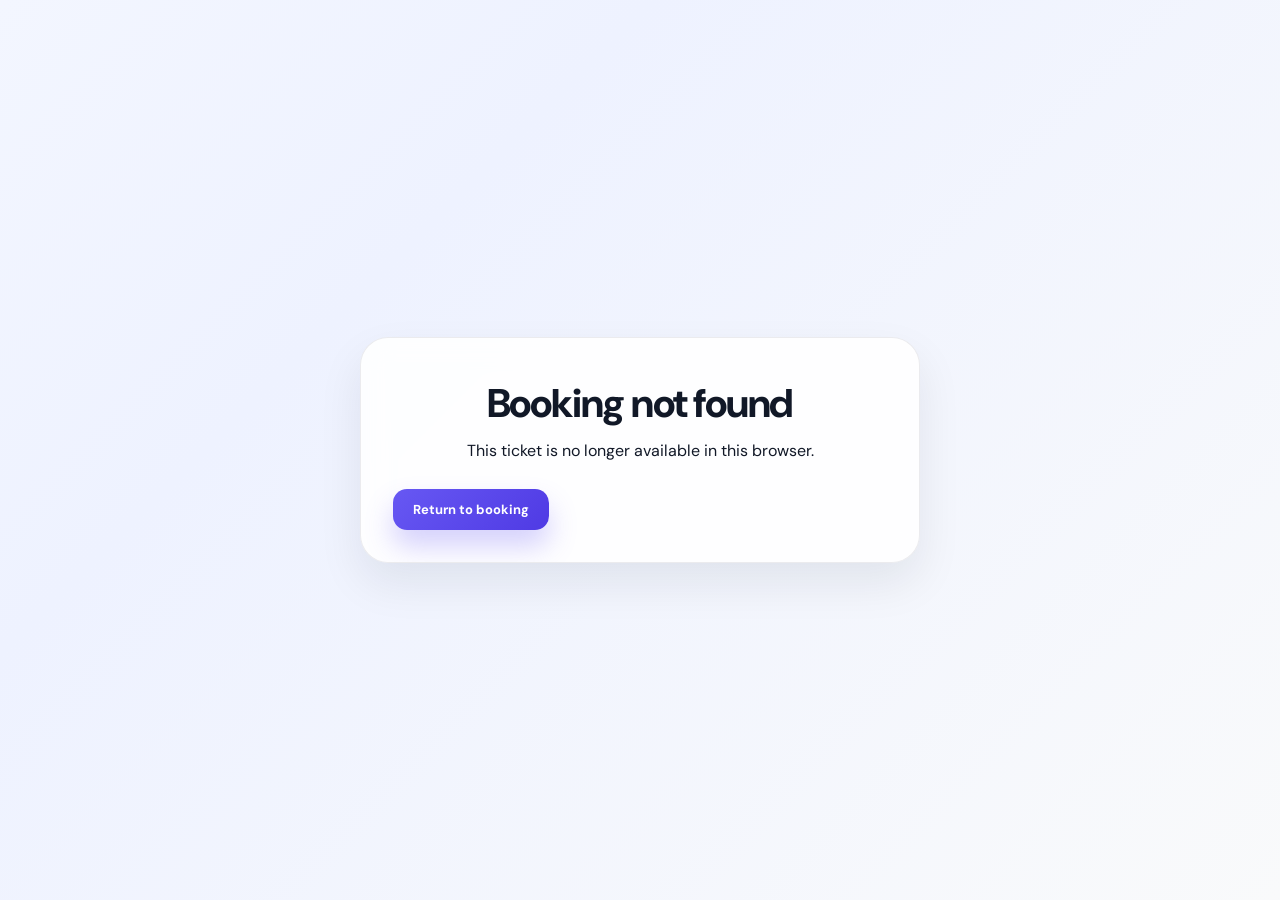
<file: ticket.html>
<!DOCTYPE html>
<html lang="en">
<head>
	<meta charset="UTF-8">
	<meta name="viewport" content="width=device-width, initial-scale=1.0">
	<title>Booking Confirmed | GPark</title>
	<style>
		@import url('https://fonts.googleapis.com/css2?family=DM+Sans:wght@400;500;700;800&display=swap');

		:root {
			color-scheme: light;
			--ink: #111827;
			--muted: #5b6477;
			--paper: #f4f7ff;
			--card: #ffffff;
			--primary: #6758f3;
			--primary-dark: #4f3ae4;
			--success: #17b26a;
			--line: rgba(17, 24, 39, 0.08);
		}

		* { box-sizing: border-box; }
		body {
			margin: 0;
			min-height: 100vh;
			display: grid;
			place-items: center;
			padding: 24px;
			background: linear-gradient(135deg, #f3f6ff 0%, #eef2ff 30%, #f9fafb 100%);
			color: var(--ink);
			font-family: "DM Sans", sans-serif;
		}
		main { width: min(100%, 560px); }
		.ticket {
			overflow: hidden;
			border: 1px solid var(--line);
			border-radius: 28px;
			background: rgba(255, 255, 255, 0.88);
			box-shadow: 0 20px 45px rgba(15, 23, 42, 0.08);
			backdrop-filter: blur(14px);
			-webkit-backdrop-filter: blur(14px);
		}
		.ticket-header { padding: 32px; background: linear-gradient(135deg, #181d38, #11152a); color: white; }
		.eyebrow { display: inline-block; padding: 8px 12px; border-radius: 999px; background: rgba(255, 255, 255, 0.1); color: #c9c3ff; font: 700 12px/1.2 "DM Sans", sans-serif; letter-spacing: 0.1em; text-transform: uppercase; }
		h1 { margin: 16px 0 0; font-size: clamp(28px, 6vw, 40px); line-height: 1.05; font-weight: 800; letter-spacing: -0.03em; }
		.ticket-body { padding: 28px 32px 32px; }
		.booking-id { margin: 0 0 24px; color: var(--muted); font: 700 13px/1.4 "DM Sans", sans-serif; letter-spacing: 0.06em; text-transform: uppercase; }
		.booking-id strong { color: var(--ink); }
		.details { display: grid; grid-template-columns: repeat(2, minmax(0, 1fr)); gap: 1px; margin: 0; background: var(--line); border: 1px solid var(--line); border-radius: 20px; overflow: hidden; }
		.detail { min-width: 0; padding: 16px; background: var(--card); }
		dt { color: var(--muted); font: 700 11px/1.2 "DM Sans", sans-serif; letter-spacing: 0.08em; text-transform: uppercase; }
		dd { margin: 7px 0 0; overflow-wrap: anywhere; font-size: 18px; font-weight: 700; color: var(--ink); }
		.actions { display: flex; gap: 12px; margin-top: 28px; }
		a, button { display: inline-block; padding: 14px 20px; border-radius: 14px; font: 700 13px/1 "DM Sans", sans-serif; text-decoration: none; transition: transform 0.2s ease, box-shadow 0.2s ease; }
	button { border: 1px solid var(--line); color: var(--ink); background: #fff; cursor: pointer; }
		.primary { background: linear-gradient(135deg, var(--primary), var(--primary-dark)); color: white; box-shadow: 0 16px 28px rgba(103, 88, 243, 0.28); }
		.primary:hover, button:hover { transform: translateY(-2px); }
		.secondary { border: 1px solid var(--line); color: var(--ink); background: #fff; }
		.empty { text-align: center; }
		@media print {
			body { padding: 0; background: #fff; }
			.ticket { border: 0; box-shadow: none; }
			.actions { display: none; }
		}
		@media (max-width: 480px) { .ticket-header, .ticket-body { padding: 24px; } .details { grid-template-columns: 1fr; } }
	</style>
</head>
<body>
	<main>
		<section class="ticket" id="ticketContent" hidden>
			<header class="ticket-header">
				<span class="eyebrow">GPark reservation</span>
				<h1>Booking confirmed</h1>
			</header>
			<div class="ticket-body">
				<p class="booking-id">Booking ID: <strong id="bookingId"></strong></p>
				<dl class="details">
					<div class="detail"><dt>Parking slot</dt><dd id="slot"></dd></div>
					<div class="detail"><dt>Vehicle number</dt><dd id="vehicleNumber"></dd></div>
					<div class="detail"><dt>Vehicle type</dt><dd id="vehicleType"></dd></div>
					<div class="detail"><dt>Vehicle model</dt><dd id="vehicleModel"></dd></div>
					<div class="detail"><dt>Duration</dt><dd id="duration"></dd></div>
					<div class="detail"><dt>Booked by</dt><dd id="bookedBy"></dd></div>
				</dl>
				<div class="actions">
					<a class="primary" href="book.html">Book another slot</a>
					<button type="button" id="downloadTicket">Download ticket</button>
				</div>
			</div>
		</section>
		<section class="ticket empty" id="emptyState" hidden>
			<div class="ticket-body">
				<h1>Booking not found</h1>
				<p>This ticket is no longer available in this browser.</p>
				<div class="actions"><a class="primary" href="book.html">Return to booking</a></div>
			</div>
		</section>
	</main>
	<script>
		const savedBooking = JSON.parse(localStorage.getItem('gparkLatestBooking') || 'null');
		const query = new URLSearchParams(window.location.search);
		const queryBooking = query.has('booking_id') ? {
			booking_id: query.get('booking_id'),
			slot: query.get('slot'),
			vehicle_number: query.get('vehicle_number'),
			vehicle_type: query.get('vehicle_type'),
			vehicle_model: query.get('vehicle_model'),
			duration: query.get('duration'),
			booked_by: query.get('booked_by')
		} : null;
		const booking = queryBooking || savedBooking;
		const ticketContent = document.getElementById('ticketContent');
		const emptyState = document.getElementById('emptyState');
		const downloadTicket = document.getElementById('downloadTicket');

		downloadTicket.addEventListener('click', () => window.print());

		if (!booking) {
			emptyState.hidden = false;
		} else {
			const fields = {
				bookingId: booking.booking_id,
				slot: booking.slot,
				vehicleNumber: booking.vehicle_number,
				vehicleType: Number(booking.vehicle_type) === 0 ? 'Two-wheeler' : 'Four-wheeler',
				vehicleModel: booking.vehicle_model,
				duration: `${booking.duration} hour${Number(booking.duration) === 1 ? '' : 's'}`,
				bookedBy: booking.booked_by
			};

			Object.entries(fields).forEach(([id, value]) => {
				document.getElementById(id).textContent = value || '-';
			});
			ticketContent.hidden = false;
		}
	</script>
</body>
</html>
</file>
<file: style.css>
:root {
    --bg: #eef2ff;
    --surface: #ffffff;
    --surface-strong: #0f172a;
    --surface-soft: #e2e8f0;
    --primary: #5046e5;
    --primary-dark: #4338ca;
    --accent: #a855f7;
    --text: #0f172a;
    --text-soft: #475569;
    --line: rgba(15, 23, 42, 0.08);
    --success: #19b88a;
    --shadow: 0 24px 60px rgba(15, 23, 42, 0.08);
}

@import url('https://fonts.googleapis.com/css2?family=DM+Sans:wght@400;500;700;800&display=swap');

* {
    margin: 0;
    padding: 0;
    box-sizing: border-box;
    font-family: "DM Sans", sans-serif;
}

html {
    scroll-behavior: smooth;
}

/* Updated Body Background with Soft Icy-Blue Gradient */
body {
    min-height: 100vh;
    background: linear-gradient(135deg, #eef2ff 0%, #f4f7fe 50%, #ebf0fe 100%);
    color: var(--text);
}

img,
svg {
    display: block;
}

/* ========================================================= */
/* UNTOUCHED NAVIGATION BAR (Kept exactly as original)       */
/* ========================================================= */
nav {
    background: rgba(255, 255, 255, 0.7);
    backdrop-filter: blur(12px);
    -webkit-backdrop-filter: blur(12px);
    border-bottom: 1px solid rgba(15, 23, 42, 0.05);
}

.topbar {
    position: sticky;
    top: 0;
    z-index: 1000;
}

.nav-list {
    position: relative;
    max-width: 1220px;
    margin: 0 auto;
    list-style: none;
    display: flex;
    align-items: center;
    justify-content: center;
    width: 100%;
    gap: 12px;
    padding: 0 28px;
    height: 78px;
}

.nav-list li {
    height: 100%;
}

.nav-list a {
    height: 100%;
    display: flex;
    align-items: center;
    text-decoration: none;
    color: var(--text);
    font-weight: 600;
    padding: 0 18px;
    transition: color 0.2s ease, background 0.2s ease;
    border-radius: 12px;
}

.nav-list a:hover {
    background: rgba(103, 88, 243, 0.06);
    color: var(--primary-dark);
}

#logo {
    margin-right: auto;
}

#logo a {
    font-size: 1.7rem;
    font-weight: 800;
    letter-spacing: -0.06em;
    color: var(--text);
    padding-left: 0;
}

img.responsive-logo {
    width: 100%;
    height: auto;
    max-width: 89px;
    margin-left: -17px;
}

span.logo-text {
    position: static;
    margin-left: -10px;
}

#menu-icon {
    display: none;
}

#sidebar {
    position: fixed;
    top: 0;
    right: 0;
    display: none;
    flex-direction: column;
    align-items: flex-start;
    justify-content: flex-start;
    width: 280px;
    height: 100vh;
    z-index: 999;
    background: rgba(17, 24, 39, 0.9);
    backdrop-filter: blur(18px);
    -webkit-backdrop-filter: blur(18px);
    box-shadow: -12px 0 34px rgba(15, 23, 42, 0.18);
    padding: 22px 16px;
    list-style: none;
}

#sidebar li {
    width: 100%;
}

#sidebar a {
    width: 100%;
    display: flex;
    align-items: center;
    text-decoration: none;
    color: #f8fafc;
    padding: 14px 16px;
    border-radius: 12px;
    font-weight: 600;
}

#sidebar a:hover {
    background: rgba(255, 255, 255, 0.08);
}

#close-icon {
    display: flex;
    justify-content: flex-end;
}

/* ========================================================= */
/* HERO & BLUE THEMING ADJUSTMENTS                           */
/* ========================================================= */
.hero {
    max-width: 1220px;
    margin: 0 auto;
    min-height: calc(100vh - 78px);
    display: grid;
    grid-template-columns: 1.08fr 0.92fr;
    align-items: center;
    gap: 42px;
    padding: 52px 28px 80px;
}

.hero-copy {
    display: flex;
    flex-direction: column;
    align-items: flex-start;
}

.eyebrow {
    display: inline-flex;
    align-items: center;
    background: rgba(80, 70, 229, 0.1);
    color: var(--primary-dark);
    font-size: 0.77rem;
    font-weight: 700;
    letter-spacing: 0.12em;
    text-transform: uppercase;
    padding: 9px 14px;
    border-radius: 999px;
    margin-bottom: 20px;
}

.hero-copy h1 {
    font-size: clamp(3rem, 4.5vw, 5rem);
    line-height: 0.96;
    letter-spacing: -0.07em;
    margin-bottom: 18px;
    max-width: 600px;
    color: var(--text);
}

.hero-copy p {
    font-size: 1.12rem;
    line-height: 1.7;
    color: var(--text-soft);
    max-width: 540px;
    margin-bottom: 28px;
}

.button-container {
    display: flex;
    flex-wrap: wrap;
    gap: 16px;
    margin-bottom: 26px;
}

.book-button,
.learn-button {
    display: inline-flex;
    align-items: center;
    justify-content: center;
    min-width: 170px;
    height: 54px;
    padding: 0 28px;
    border-radius: 16px;
    text-decoration: none;
    font-weight: 700;
    transition: transform 0.2s ease, box-shadow 0.2s ease, background 0.2s ease;
}

.book-button {
    background: linear-gradient(135deg, var(--primary) 0%, var(--primary-dark) 100%);
    color: #fff;
    box-shadow: 0 14px 28px rgba(80, 70, 229, 0.3);
}

.learn-button {
    background: #ffffff;
    color: var(--primary-dark);
    border: 1px solid rgba(80, 70, 229, 0.18);
    box-shadow: 0 4px 12px rgba(15, 23, 42, 0.03);
}

.book-button:hover,
.learn-button:hover {
    transform: translateY(-2px);
}

.mini-proof {
    display: flex;
    flex-wrap: wrap;
    gap: 22px;
}

.mini-proof div {
    display: flex;
    flex-direction: column;
    gap: 4px;
}

.mini-proof strong {
    font-size: 1.5rem;
    color: var(--text);
    letter-spacing: -0.05em;
}

.mini-proof span {
    color: var(--text-soft);
    font-size: 0.88rem;
}

.hero-visual {
    display: flex;
    justify-content: center;
    align-items: center;
}

.dashboard-card {
    width: min(100%, 500px);
    background: linear-gradient(180deg, #181d38, #11152a);
    color: #fff;
    border-radius: 28px;
    padding: 24px;
    box-shadow: 0 20px 40px rgba(19, 22, 43, 0.25);
    border: 1px solid rgba(255, 255, 255, 0.08);
}

.card-header {
    display: flex;
    align-items: center;
    justify-content: space-between;
    font-weight: 600;
    margin-bottom: 24px;
}

.status-live {
    display: inline-flex;
    align-items: center;
    gap: 8px;
    background: rgba(25, 184, 138, 0.16);
    color: #9af0d1;
    border: 1px solid rgba(154, 240, 209, 0.2);
    border-radius: 999px;
    padding: 7px 10px;
    font-size: 0.7rem;
    letter-spacing: 0.06em;
    text-transform: uppercase;
}

.status-live::before {
    content: "";
    width: 8px;
    height: 8px;
    border-radius: 50%;
    background: var(--success);
    box-shadow: 0 0 0 6px rgba(25, 184, 138, 0.18);
}

.availability-row {
    display: grid;
    grid-template-columns: repeat(2, minmax(0, 1fr));
    gap: 16px;
    margin-bottom: 24px;
}

.availability-row div {
    background: rgba(255, 255, 255, 0.04);
    border: 1px solid rgba(255, 255, 255, 0.06);
    border-radius: 16px;
    padding: 16px;
}

.availability-row strong {
    display: block;
    font-size: clamp(1.5rem, 2vw, 2rem);
    letter-spacing: -0.06em;
    margin-bottom: 6px;
}

.availability-row small {
    color: rgba(255, 255, 255, 0.7);
}

.slot-grid {
    display: grid;
    grid-template-columns: repeat(4, minmax(0, 1fr));
    gap: 12px;
    margin-bottom: 22px;
}

.slot {
    display: flex;
    align-items: center;
    justify-content: center;
    border-radius: 12px;
    min-height: 60px;
    font-weight: 700;
    font-size: 0.85rem;
    letter-spacing: 0.04em;
    text-transform: uppercase;
}

.slot.open {
    background: rgba(25, 184, 138, 0.18);
    color: #baf8de;
    border: 1px solid rgba(154, 240, 209, 0.2);
}

.slot.occupied {
    background: rgba(148, 163, 184, 0.12);
    color: rgba(255, 255, 255, 0.6);
    border: 1px solid rgba(255, 255, 255, 0.08);
}

.slot.reserved {
    background: rgba(168, 85, 247, 0.18);
    color: #f2d7ff;
    border: 1px solid rgba(216, 180, 254, 0.22);
}

.booking-pill {
    display: flex;
    justify-content: space-between;
    align-items: center;
    gap: 12px;
    background: rgba(255, 255, 255, 0.05);
    border-radius: 14px;
    padding: 14px 16px;
    border: 1px solid rgba(255, 255, 255, 0.07);
    color: rgba(255, 255, 255, 0.83);
}

.booking-pill strong {
    color: #ffffff;
}

/* ========================================================= */
/* SECTIONS (HIGH-CONTRAST LIGHT BLUE & WHITE)              */
/* ========================================================= */
section {
    scroll-margin-top: 88px;
    padding: 110px 28px;
}

section > * {
    max-width: 1220px;
    margin-left: auto;
    margin-right: auto;
}

.section-kicker {
    color: var(--primary-dark);
    font-weight: 700;
    font-size: 0.78rem;
    letter-spacing: 0.12em;
    text-transform: uppercase;
    margin-bottom: 14px;
}

section h2 {
    font-size: clamp(2.1rem, 3vw, 3.2rem);
    line-height: 1.06;
    letter-spacing: -0.06em;
    max-width: 14ch;
    margin-bottom: 18px;
    color: var(--text);
}

section p {
    color: var(--text-soft);
    font-size: 1.05rem;
    line-height: 1.75;
    max-width: 58ch;
}

.about-container {
    max-width: 1220px;
    margin: 0 auto;
    display: grid;
    grid-template-columns: 1.08fr 0.92fr;
    align-items: center;
    gap: 42px;
    padding: 52px 28px 80px;
}

.about {
    background: rgba(255, 255, 255, 0.6);
    border-top: 1px solid rgba(80, 70, 229, 0.08);
    border-bottom: 1px solid rgba(80, 70, 229, 0.08);
}

.about-copy {
    flex: 1 1 520px;
}

.about-copy p + p {
    margin-top: 14px;
}

.about-stats {
    flex: 1 1 280px;
    display: flex;
    flex-direction: column;
    gap: 28px;
    border-left: 3px solid rgba(80, 70, 229, 0.2);
    padding-left: 32px;
}

.stat {
    display: flex;
    flex-direction: column;
    gap: 8px;
}

.stat-number {
    font-size: clamp(2.3rem, 3vw, 3.2rem);
    color: var(--primary-dark);
    letter-spacing: -0.06em;
    line-height: 1;
}

.stat-label {
    color: var(--text-soft);
    max-width: 28ch;
}

.services {
    background: #e8edf9;
}

.services h2 {
    max-width: 18ch;
}

.service-grid {
    margin-top: 42px;
    display: grid;
    grid-template-columns: repeat(4, minmax(0, 1fr));
    gap: 26px;
}

.service-card {
    background: #ffffff;
    border: 1px solid rgba(80, 70, 229, 0.1);
    border-radius: 24px;
    padding: 28px 22px 26px;
    box-shadow: 0 10px 30px rgba(80, 70, 229, 0.05);
    transition: transform 0.2s ease, box-shadow 0.2s ease;
}

.service-card:hover {
    transform: translateY(-4px);
    box-shadow: 0 18px 38px rgba(80, 70, 229, 0.12);
}

.service-card svg {
    color: var(--primary-dark);
    margin-bottom: 18px;
}

.service-card h3 {
    font-size: 1.3rem;
    letter-spacing: -0.04em;
    margin-bottom: 10px;
    color: var(--text);
}

.service-card p {
    max-width: none;
    font-size: 0.98rem;
    color: var(--text-soft);
}

.contact {
background: rgba(255, 255, 255, 0.5);
}

.contact-container {
    max-width: 1220px;
    margin: 0 auto;
    display: grid;
    grid-template-columns: 1.08fr 0.92fr;
    align-items: center;
    gap: 42px;
    padding: 52px 28px 80px;
}

.contact-info {
    flex: 1 1 420px;
}

.contact-details {
    list-style: none;
    margin-top: 26px;
    display: flex;
    flex-direction: column;
    gap: 18px;
}

.contact-details li {
    display: flex;
    flex-direction: column;
    gap: 6px;
    height: auto;
}

.contact-details strong {
    font-size: 0.74rem;
    letter-spacing: 0.1em;
    text-transform: uppercase;
    color: var(--primary-dark);
}

.contact-details span {
    color: var(--text);
    font-size: 1.03rem;
}

.contact-form {
    flex: 1 1 420px;
    display: flex;
    flex-direction: column;
    background: #ffffff;
    border: 1px solid rgba(80, 70, 229, 0.12);
    border-radius: 26px;
    padding: 30px;
    box-shadow: 0 16px 42px rgba(80, 70, 229, 0.08);
}

.contact-form label {
    font-size: 0.85rem;
    font-weight: 700;
    color: var(--text);
    margin: 18px 0 8px;
}

.contact-form label:first-child {
    margin-top: 0;
}

.contact-form input,
.contact-form textarea {
    width: 100%;
    border: 1px solid rgba(80, 70, 229, 0.18);
    background: #f8fafc;
    border-radius: 14px;
    padding: 14px 16px;
    font-size: 1rem;
    color: var(--text);
    resize: vertical;
    transition: border-color 0.2s ease, box-shadow 0.2s ease;
}

.contact-form input:focus,
.contact-form textarea:focus {
    outline: none;
    border-color: var(--primary);
    box-shadow: 0 0 0 4px rgba(80, 70, 229, 0.12);
}

.contact-form button {
    margin-top: 22px;
    border: none;
    cursor: pointer;
    width: fit-content;
    min-width: 180px;
}

/* ========================================================= */
/* MEDIA QUERIES                                             */
/* ========================================================= */
@media (max-width: 900px) {
    .hero {
        grid-template-columns: 1fr;
        padding-top: 36px;
    }

    .service-grid {
        grid-template-columns: repeat(2, minmax(0, 1fr));
    }
}

@media (max-width: 800px) {
    #showmobile {
        display: none;
    }

    #menu-icon {
        display: flex;
    }
}

@media (max-width: 640px) {
    section {
        padding: 90px 18px;
    }

    .hero {
        padding-left: 18px;
        padding-right: 18px;
    }

    .service-grid {
        grid-template-columns: 1fr;
    }

    .about-stats {
        border-left: none;
        border-top: 3px solid rgba(80, 70, 229, 0.2);
        padding-left: 0;
        padding-top: 20px;
    }

    .nav-list {
        padding: 0 16px;
    }
}

@media (max-width: 500px) {
    #sidebar {
        width: 100%;
    }

    .button-container {
        width: 100%;
    }

    .book-button,
    .learn-button {
        width: 100%;
    }

    .mini-proof {
        flex-direction: column;
    }
}
</file>
<file: style2.css>
:root {
    --bg: #f4f7ff;
    --panel: #ffffff;
    --panel-soft: #f3f6ff;
    --primary: #6758f3;
    --primary-dark: #4f3ae4;
    --text: #111827;
    --text-soft: #5b6477;
    --line: rgba(17, 24, 39, 0.08);
    --success: #17b26a;
    --warning: #f59e0b;
    --danger: #ef4444;
    --shadow: 0 20px 45px rgba(15, 23, 42, 0.08);
}

@import url('https://fonts.googleapis.com/css2?family=DM+Sans:wght@400;500;700;800&display=swap');

* {
    margin: 0;
    padding: 0;
    box-sizing: border-box;
    font-family: "DM Sans", sans-serif;
}

body {
    min-height: 100vh;
    background: linear-gradient(135deg, #f3f6ff 0%, #eef2ff 30%, #f9fafb 100%);
    color: var(--text);
}

button {
    font: inherit;
}

.page-shell {
    max-width: 1400px;
    margin: 32px auto;
    padding: 24px;
    display: grid;
    grid-template-columns: 320px 1fr;
    gap: 28px;
}

.profile-panel,
.booking-panel {
    background: rgba(255, 255, 255, 0.88);
    border: 1px solid var(--line);
    border-radius: 28px;
    box-shadow: var(--shadow);
    backdrop-filter: blur(14px);
    -webkit-backdrop-filter: blur(14px);
}

.profile-panel {
    padding: 24px;
    display: flex;
    flex-direction: column;
    gap: 22px;
}

.brand-block {
    display: flex;
    flex-direction: column;
    gap: 6px;
}

.brand-pill {
    display: inline-flex;
    align-self: flex-start;
    padding: 8px 12px;
    border-radius: 999px;
    background: rgba(103, 88, 243, 0.08);
    color: var(--primary-dark);
    font-weight: 700;
    letter-spacing: 0.08em;
    text-transform: uppercase;
    font-size: 0.72rem;
}

.brand-block p {
    color: var(--text-soft);
    font-size: 0.92rem;
}

.user-card {
    background: linear-gradient(135deg, #111827, #1f2a44);
    color: #fff;
    border-radius: 22px;
    padding: 22px 18px;
    display: flex;
    align-items: center;
    gap: 16px;
}

.avatar {
    width: 54px;
    height: 54px;
    border-radius: 16px;
    display: grid;
    place-items: center;
    background: linear-gradient(135deg, var(--primary), #8b5cf6);
    font-size: 1.4rem;
    font-weight: 800;
}

.label {
    display: block;
    color: rgba(255, 255, 255, 0.7);
    font-size: 0.68rem;
    letter-spacing: 0.08em;
    text-transform: uppercase;
    margin-bottom: 8px;
}

.user-card h2 {
    font-size: 1.35rem;
    margin-bottom: 4px;
}

.user-card p {
    color: rgba(255, 255, 255, 0.78);
    font-size: 0.9rem;
}

.account-status {
    background: var(--panel-soft);
    border: 1px solid var(--line);
    border-radius: 20px;
    padding: 14px 16px;
    display: flex;
    align-items: center;
    gap: 12px;
    color: var(--text-soft);
    font-size: 0.88rem;
    font-weight: 700;
}

.status-dot {
    width: 9px;
    height: 9px;
    border-radius: 50%;
    background: var(--success);
    box-shadow: 0 0 0 4px rgba(23, 178, 106, 0.12);
}

.booking-panel {
    padding: 28px;
}

.booking-header {
    display: flex;
    justify-content: space-between;
    align-items: center;
    gap: 20px;
    margin-bottom: 20px;
}

.eyebrow {
    display: inline-block;
    color: var(--primary-dark);
    font-weight: 700;
    text-transform: uppercase;
    letter-spacing: 0.12em;
    font-size: 0.72rem;
    margin-bottom: 8px;
}

.booking-header h1 {
    font-size: clamp(2.2rem, 3vw, 3rem);
    letter-spacing: -0.06em;
}

.primary-btn {
    background: linear-gradient(135deg, var(--primary), var(--primary-dark));
    color: #fff;
    border: none;
    border-radius: 14px;
    padding: 14px 22px;
    font-weight: 700;
    cursor: pointer;
    box-shadow: 0 16px 24px rgba(103, 88, 243, 0.2);
}

.legend {
    display: flex;
    flex-wrap: wrap;
    gap: 16px;
    color: var(--text-soft);
    margin-bottom: 20px;
    font-size: 0.92rem;
}

.legend span {
    display: inline-flex;
    align-items: center;
    gap: 8px;
}

.dot {
    width: 10px;
    height: 10px;
    border-radius: 50%;
    display: inline-block;
}

.dot.open { background: white; border: 1px solid gray; }
.dot.selected-legend { background: var(--primary); box-shadow: 0 0 0 4px rgba(103, 88, 243, 0.16); }
.dot.busy { background: #cbd5e1; }

.parking-layout {
    display: grid;
    grid-template-columns: repeat(2, minmax(0, 1fr));
    gap: 24px;
}

.block-container {
    background: #f8faff;
    border: 1px solid var(--line);
    border-radius: 22px;
    padding: 18px;
}

.block-label {
    display: block;
    margin-bottom: 16px;
    font-size: 1.05rem;
    font-weight: 700;
}

.a-block,
.b-block,
.c-block,
.d-block {
    display: grid;
    grid-template-columns: repeat(5, minmax(40px, 1fr));
    gap: 10px;
    min-height: 220px;
}

.a-block,
.c-block {
    justify-content: flex-start;
}

.b-block,
.d-block {
    justify-content: flex-end;
}

button {
    height: 46px;
    width: 100%;
    border: 1px solid rgba(148, 163, 184, 0.3);
    border-radius: 12px;
    background: #fff;
    color: #475569;
    font-weight: 700;
    cursor: pointer;
    transition: all 0.2s ease;
}

button:hover {
    background: rgba(103, 88, 243, 0.08);
    color: var(--primary-dark);
    border-color: rgba(103, 88, 243, 0.25);
    transform: translateY(-1px);
}

button.selected {
    background: #ffffff;
    color: var(--primary-dark);
    border: 2px solid var(--primary);
    box-shadow: 0 0 0 4px rgba(103, 88, 243, 0.12);
}

button.occupied,
button.occupied:hover,
button.occupied:disabled {
    background: #e2e8f0;
    border-color: #cbd5e1;
    color: #64748b;
    cursor: not-allowed;
    opacity: 0.85;
    transform: none;
}

@media (max-width: 980px) {
    .page-shell {
        grid-template-columns: 1fr;
    }
}

@media (max-width: 640px) {
    .page-shell {
        padding: 14px;
        margin: 18px auto;
    }

    .booking-panel,
    .profile-panel {
        padding: 18px;
    }

    .booking-header {
        flex-direction: column;
        align-items: flex-start;
    }

    .parking-layout {
        grid-template-columns: 1fr;
    }
}

.header-help {
    margin-top: 8px;
    color: var(--text-soft);
}

.booking-action {
    display: flex;
    flex-direction: column;
    align-items: flex-end;
    gap: 8px;
}

.selection-status {
    color: var(--text-soft);
    font-size: 0.82rem;
    font-weight: 700;
}

.primary-btn:disabled {
    background: #cbd5e1;
    box-shadow: none;
    cursor: not-allowed;
}
.modal-container {
    background: rgba(17, 24, 39, 0.62);
    backdrop-filter: blur(8px);
    -webkit-backdrop-filter: blur(8px);
    display: none;
    justify-content: center;
    align-items: center;
    position: fixed;
    z-index: 10;
    top: 0;
    left: 0;
    height: 100vh;
    width: 100vw;
    padding: 20px;
}
.modal {
    width: min(100%, 520px);
    max-height: calc(100vh - 40px);
    overflow-y: auto;
    padding: 32px;
    border: 1px solid rgba(255, 255, 255, 0.8);
    border-radius: 24px;
    background: rgba(255, 255, 255, 0.98);
    box-shadow: 0 28px 70px rgba(15, 23, 42, 0.3);
    animation: modal-in 180ms ease-out;
}
.modal-heading {
    display: flex;
    align-items: flex-start;
    justify-content: space-between;
    gap: 18px;
    margin-bottom: 26px;
}
.modal-heading h2 {
    margin-top: 6px;
    font-size: 1.65rem;
    line-height: 1.15;
}
.modal-heading p {
    margin-top: 8px;
    color: var(--text-soft);
    font-size: 0.92rem;
    line-height: 1.5;
}
.close-modal {
    width: 36px;
    height: 36px;
    flex: 0 0 auto;
    border: 0;
    border-radius: 12px;
    background: var(--panel-soft);
    color: var(--text-soft);
    font-size: 1.6rem;
    line-height: 1;
    cursor: pointer;
    transition: background 160ms ease, color 160ms ease;
}
.close-modal:hover,
.close-modal:focus-visible {
    background: #e5e7eb;
    color: var(--text);
}
.form-field {
    margin-bottom: 18px;
}
.form-field label,
.field-label {
    display: block;
    width: auto;
    margin: 0 0 8px;
    padding: 0;
    color: var(--text);
    font-size: 0.82rem;
    font-weight: 700;
}
.form-field input,
.form-field select {
    width: 100%;
    margin: 0;
    padding: 13px 14px;
    border: 1px solid #d9deea;
    border-radius: 12px;
    background: #fbfcff;
    color: var(--text);
    font: inherit;
    outline: none;
    transition: border-color 160ms ease, box-shadow 160ms ease;
}
.form-field input:focus,
.form-field select:focus {
    border-color: var(--primary);
    box-shadow: 0 0 0 4px rgba(103, 88, 243, 0.13);
}
.radio-group {
    display: grid;
    grid-template-columns: 1fr 1fr;
    gap: 10px;
    margin-bottom: 18px;
}
.radio-group .field-label {
    grid-column: 1 / -1;
}
.radio-option input[type="radio"] {
    width: 18px;
    height: 18px;
    margin: 0;
    accent-color: var(--primary);
    cursor: pointer;

}
.radio-option {
    display: flex;
    align-items: center;
    gap: 9px;
    width: auto;
    margin: 0;
    padding: 12px;
    border: 1px solid #d9deea;
    border-radius: 12px;
    cursor: pointer;
    transition: border-color 160ms ease, background 160ms ease;
}
.radio-option:has(input:checked) {
    border-color: rgba(103, 88, 243, 0.55);
    background: rgba(103, 88, 243, 0.06);
}
.radio-option span {
    font-size: 0.88rem;
    color: var(--text);
    font-weight: 500;
}
.modal-actions {
    display: flex;
    justify-content: flex-end;
    gap: 10px;
    margin-top: 28px;
}
.modal-btn {
    display: inline-flex;
    align-items: center;
    justify-content: center;
    flex: 1;
    min-height: 46px;
    padding: 0 20px;
    border: 0;
    border-radius: 12px;
    font-weight: 700;
    text-decoration: none;
    cursor: pointer;
    font-size: 0.92rem;
    line-height: 1;
    appearance: none;
    transition: transform 160ms ease, box-shadow 160ms ease, background 160ms ease;
}
.secondary-btn {
    border: 1px solid #d9deea;
    background: #fff;
    color: var(--text-soft);
}
.primary-modal-btn {
    background: var(--primary);
    color: #fff;
    box-shadow: 0 10px 20px rgba(103, 88, 243, 0.22);
}
.secondary-btn:hover,
.primary-modal-btn:hover {
    transform: translateY(-1px);
}
.secondary-btn:hover {
    background: var(--panel-soft);
}
.primary-modal-btn:hover {
    background: var(--primary-dark);
    box-shadow: 0 12px 24px rgba(103, 88, 243, 0.3);
}
.modal-open {
    overflow: hidden;
}
@keyframes modal-in {
    from { opacity: 0; transform: translateY(10px) scale(0.98); }
    to { opacity: 1; transform: translateY(0) scale(1); }
}

@media (max-width: 520px) {
    .modal {
        padding: 24px 20px;
        border-radius: 20px;
    }

    .radio-group {
        grid-template-columns: 1fr;
    }

    .modal-actions {
        flex-direction: column-reverse;
    }

    .modal-btn {
        width: 100%;
    }
}
</file>
<file: style1.css>
@import url('https://fonts.googleapis.com/css2?family=DM+Sans:ital,opsz,wght@0,9..40,100..1000;1,9..40,100..1000&family=DM+Serif+Display:ital@0;1&family=DM+Serif+Text:ital@0;1&family=Open+Sans:ital,wght@0,300..800;1,300..800&family=Roboto+Mono:ital,wght@0,100..700;1,100..700&family=Roboto:ital,wght@0,100..900;1,100..900&display=swap');

:root {
    --bg-dark: #08111f;
    --bg-deep: #0f172a;
    --panel: rgba(15, 23, 42, 0.72);
    --panel-light: rgba(255, 255, 255, 0.08);
    --surface: #ffffff;
    --surface-soft: #f3f6ff;
    --primary: #6d5efc;
    --primary-dark: #4d46d2;
    --primary-soft: rgba(109, 94, 252, 0.12);
    --text-dark: #0f172a;
    --text-light: #e2e8f0;
    --muted: #94a3b8;
    --border: rgba(148, 163, 184, 0.28);
    --shadow: 0 30px 60px rgba(15, 23, 42, 0.24);
}

* {
    margin: 0;
    padding: 0;
    box-sizing: border-box;
    font-family: "DM Sans", sans-serif;
}

body {
    min-height: 100vh;
    display: flex;
    align-items: center;
    justify-content: center;
    background:
        radial-gradient(circle at top left, rgba(109, 94, 252, 0.38), transparent 32%),
        radial-gradient(circle at bottom right, rgba(56, 189, 248, 0.28), transparent 36%),
        linear-gradient(135deg, var(--bg-dark) 0%, #111827 35%, #0f172a 100%);
    padding: 32px;
}

.auth-shell {
    width: min(1100px, 100%);
    display: grid;
    grid-template-columns: 1.05fr 1fr;
    background: rgba(15, 23, 42, 0.56);
    border: 1px solid rgba(255, 255, 255, 0.12);
    border-radius: 28px;
    overflow: hidden;
    box-shadow: var(--shadow);
    backdrop-filter: blur(16px);
    -webkit-backdrop-filter: blur(16px);
}

.auth-panel {
    padding: 52px 48px;
}

.brand-panel {
    display: flex;
    flex-direction: column;
    justify-content: center;
    background: linear-gradient(160deg, rgba(109, 94, 252, 0.34), rgba(11, 18, 32, 0.78));
    color: var(--text-light);
    border-right: 1px solid rgba(255, 255, 255, 0.08);
}

.brand-mark {
    display: inline-flex;
    align-self: flex-start;
    padding: 10px 16px;
    border-radius: 999px;
    background: rgba(255, 255, 255, 0.1);
    border: 1px solid rgba(255, 255, 255, 0.12);
    font-weight: 700;
    letter-spacing: 0.08em;
    text-transform: uppercase;
    font-size: 0.72rem;
    margin-bottom: 28px;
}

.brand-panel h1 {
    font-size: clamp(2.2rem, 3vw, 3.2rem);
    line-height: 1.1;
    font-weight: 700;
    margin-bottom: 20px;
}

.brand-panel p {
    font-size: 1.04rem;
    line-height: 1.7;
    color: rgba(226, 232, 240, 0.82);
    max-width: 32ch;
}

.feature-list {
    list-style: none;
    display: grid;
    gap: 16px;
    margin-top: 30px;
}

.feature-list li {
    position: relative;
    padding-left: 28px;
    color: rgba(226, 232, 240, 0.9);
    font-weight: 500;
}

.feature-list li::before {
    content: "✓";
    position: absolute;
    left: 0;
    top: 0;
    color: #8bffdb;
    font-weight: 700;
}

.form-panel {
    background: rgba(255, 255, 255, 0.95);
    display: flex;
    flex-direction: column;
    justify-content: center;
}

.form-header {
    margin-bottom: 28px;
}

.eyebrow {
    display: inline-block;
    padding: 7px 10px;
    border-radius: 999px;
    background: var(--primary-soft);
    color: var(--primary-dark);
    font-size: 0.76rem;
    font-weight: 700;
    letter-spacing: 0.08em;
    text-transform: uppercase;
    margin-bottom: 12px;
}

.form-header h2 {
    color: var(--text-dark);
    font-size: clamp(2rem, 2.6vw, 2.6rem);
    margin-bottom: 8px;
}

.form-header p {
    color: var(--muted);
    font-size: 1rem;
}

.auth-form {
    display: flex;
    flex-direction: column;
    gap: 20px;
}

.input-group {
    display: flex;
    flex-direction: column;
    gap: 10px;
}

.input-group label {
    color: var(--text-dark);
    font-size: 0.9rem;
    font-weight: 600;
}

.input-group input {
    width: 100%;
    height: 54px;
    padding: 0 16px;
    border: 1px solid var(--border);
    border-radius: 14px;
    background: var(--surface-soft);
    color: var(--text-dark);
    font-size: 1rem;
    transition: border-color 0.2s ease, box-shadow 0.2s ease, transform 0.2s ease;
}

.password-field {
    position: relative;
}

.password-field input {
    padding-right: 52px;
}

.password-field input::-ms-reveal,
.password-field input::-ms-clear {
    display: none;
}

.input-group input::placeholder {
    color: #8aa0b4;
}

.input-group input:focus {
    outline: none;
    border-color: rgba(109, 94, 252, 0.85);
    box-shadow: 0 0 0 4px rgba(109, 94, 252, 0.12);
    background: #fff;
}

.field-error {
    color: #c2415a;
    font-size: 0.82rem;
    font-weight: 600;
    margin-top: -2px;
}

.input-group input.input-error {
    border-color: #e26a7a;
    box-shadow: 0 0 0 4px rgba(226, 106, 122, 0.12);
}

.auth-form button {
    width: 100%;
    height: 54px;
    border: none;
    border-radius: 14px;
    background: linear-gradient(135deg, var(--primary), var(--primary-dark));
    color: #ffffff;
    font-size: 1rem;
    font-weight: 700;
    letter-spacing: 0.02em;
    cursor: pointer;
    transition: transform 0.2s ease, box-shadow 0.2s ease;
    box-shadow: 0 16px 28px rgba(109, 94, 252, 0.28);
}

.auth-form button:hover {
    transform: translateY(-1px);
    box-shadow: 0 20px 32px rgba(109, 94, 252, 0.34);
}

.auth-form .password-toggle {
    position: absolute;
    top: 50%;
    right: 14px;
    display: grid;
    width: 28px;
    height: 28px;
    padding: 0;
    place-items: center;
    border: 0;
    border-radius: 50%;
    background: transparent;
    color: #71839a;
    cursor: pointer;
    transform: translateY(-50%);
    box-shadow: none;
}

.auth-form .password-toggle[hidden] {
    display: none;
}

.auth-form .password-toggle:hover {
    background: transparent;
    color: var(--primary-dark);
    transform: translateY(-50%);
    box-shadow: none;
}

.auth-form .password-toggle:focus-visible {
    outline: 2px solid var(--primary);
    outline-offset: 2px;
}

.eye-icon {
    position: relative;
    display: block;
    width: 18px;
    height: 12px;
    border: 2px solid currentColor;
    border-radius: 75% 15%;
    transform: rotate(45deg);
}

.eye-icon::after {
    position: absolute;
    top: 50%;
    left: 50%;
    width: 4px;
    height: 4px;
    border-radius: 50%;
    background: currentColor;
    content: "";
    transform: translate(-50%, -50%);
}

.login-snackbar {
    position: fixed;
    left: 50%;
    bottom: 28px;
    z-index: 10;
    width: min(420px, calc(100% - 32px));
    padding: 14px 18px;
    border: 1px solid #fecaca;
    border-left: 4px solid #dc2626;
    border-radius: 10px;
    background: #fff1f2;
    color: #b91c1c;
    font-size: 0.92rem;
    font-weight: 700;
    text-align: center;
    box-shadow: 0 12px 28px rgba(127, 29, 29, 0.2);
    opacity: 0;
    pointer-events: none;
    transform: translate(-50%, 16px);
    transition: opacity 0.2s ease, transform 0.2s ease;
}

.login-snackbar.is-visible {
    opacity: 1;
    transform: translate(-50%, 0);
}

.login-snackbar.is-success {
    border-color: #bbf7d0;
    border-left-color: #16a34a;
    background: #f0fdf4;
    color: #15803d;
    box-shadow: 0 12px 28px rgba(22, 101, 52, 0.2);
}

.switch-text {
    text-align: center;
    color: var(--muted);
    font-size: 0.96rem;
    margin-top: 8px;
}

.switch-text a {
    color: var(--primary-dark);
    font-weight: 700;
    text-decoration: none;
}

.switch-text a:hover {
    text-decoration: underline;
}

.form-container,
.register-container {
    display: flex;
    flex-direction: column;
    justify-content: center;
    align-items: center;
    row-gap: 1.5em;
    width: min(450px, 100%);
    padding: 32px 26px;
    border-radius: 24px;
    background: rgba(255, 255, 255, 0.9);
    box-shadow: var(--shadow);
    backdrop-filter: blur(14px);
    -webkit-backdrop-filter: blur(14px);
}

#login-header,
#signup-header {
    font-size: 2rem;
    color: var(--text-dark);
    font-weight: 700;
}

.form-container input,
.register-container input {
    width: 100%;
    border-radius: 12px;
    border: 1px solid var(--border);
    height: 50px;
    padding: 0 14px;
    background: var(--surface-soft);
    color: var(--text-dark);
}

.form-container button,
.register-container button {
    width: 100%;
    border-radius: 12px;
    border: none;
    height: 50px;
    font-size: 1rem;
    color: white;
    background: linear-gradient(135deg, var(--primary), var(--primary-dark));
    box-shadow: 0 16px 28px rgba(109, 94, 252, 0.24);
    cursor: pointer;
}

.form-container a,
.register-container a {
    text-decoration: none;
    font-weight: 700;
    color: var(--primary-dark);
}

@media (max-width: 820px) {
    body {
        padding: 24px 16px;
    }

    .auth-shell {
        grid-template-columns: 1fr;
    }

    .brand-panel {
        border-right: none;
        border-bottom: 1px solid rgba(255, 255, 255, 0.08);
        padding-bottom: 30px;
    }
}

@media (max-width: 480px) {
    .auth-panel {
        padding: 32px 22px;
    }

    .brand-panel h1 {
        font-size: 2.2rem;
    }
}
</file>
